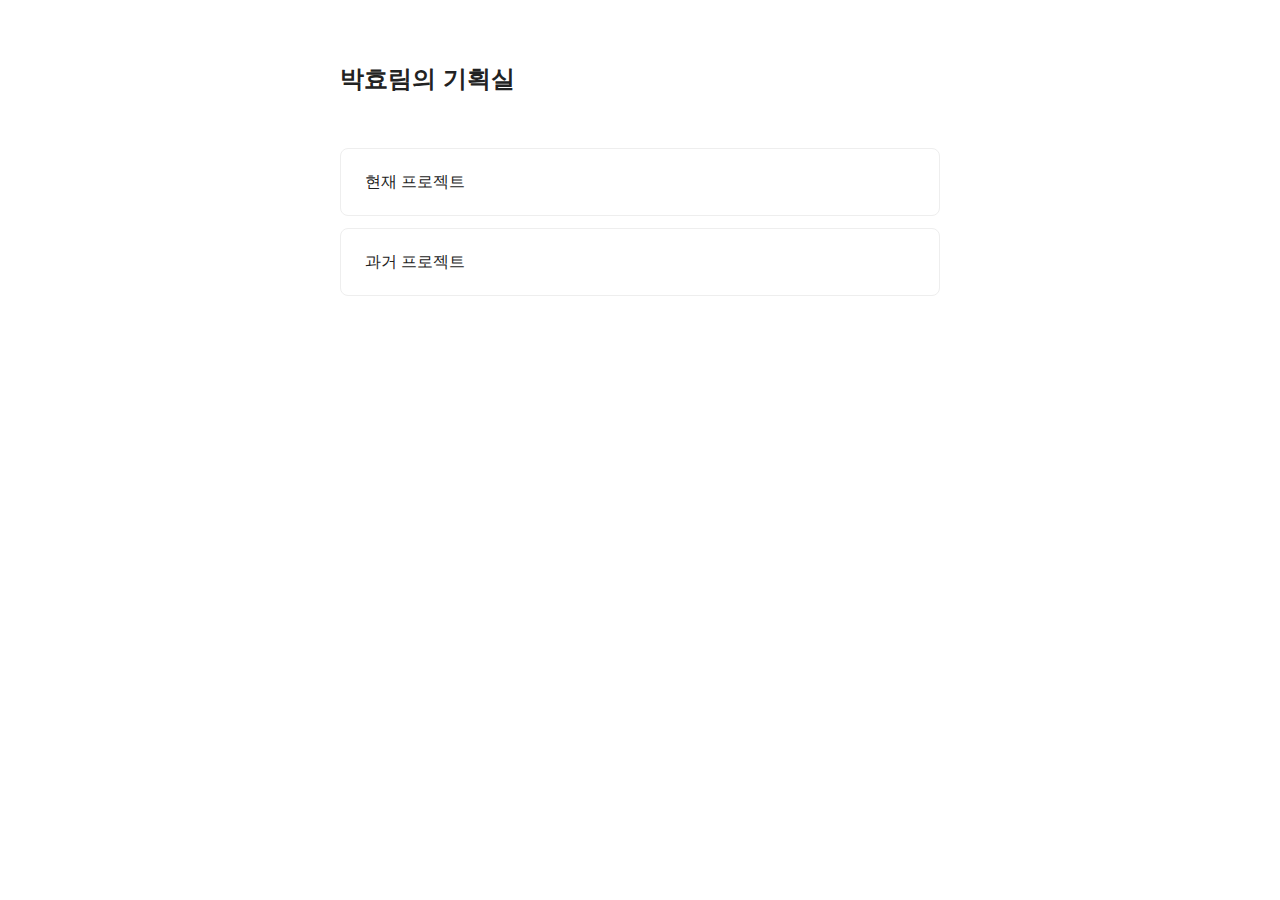
<file: index.html>
<!DOCTYPE html>
<html lang="ko">
<head>
  <meta charset="UTF-8">
  <meta name="viewport" content="width=device-width, initial-scale=1.0">
  <title>박효림의 기획실</title>
  <link rel="stylesheet" href="css/style.css">
</head>
<body>
  <div class="container">
    <header>
      <h1>박효림의 기획실</h1>
    </header>
    
    <nav>
      <a href="current.html">현재 프로젝트</a>
      <a href="archive.html">과거 프로젝트</a>
    </nav>
  </div>
</body>
</html>
</file>
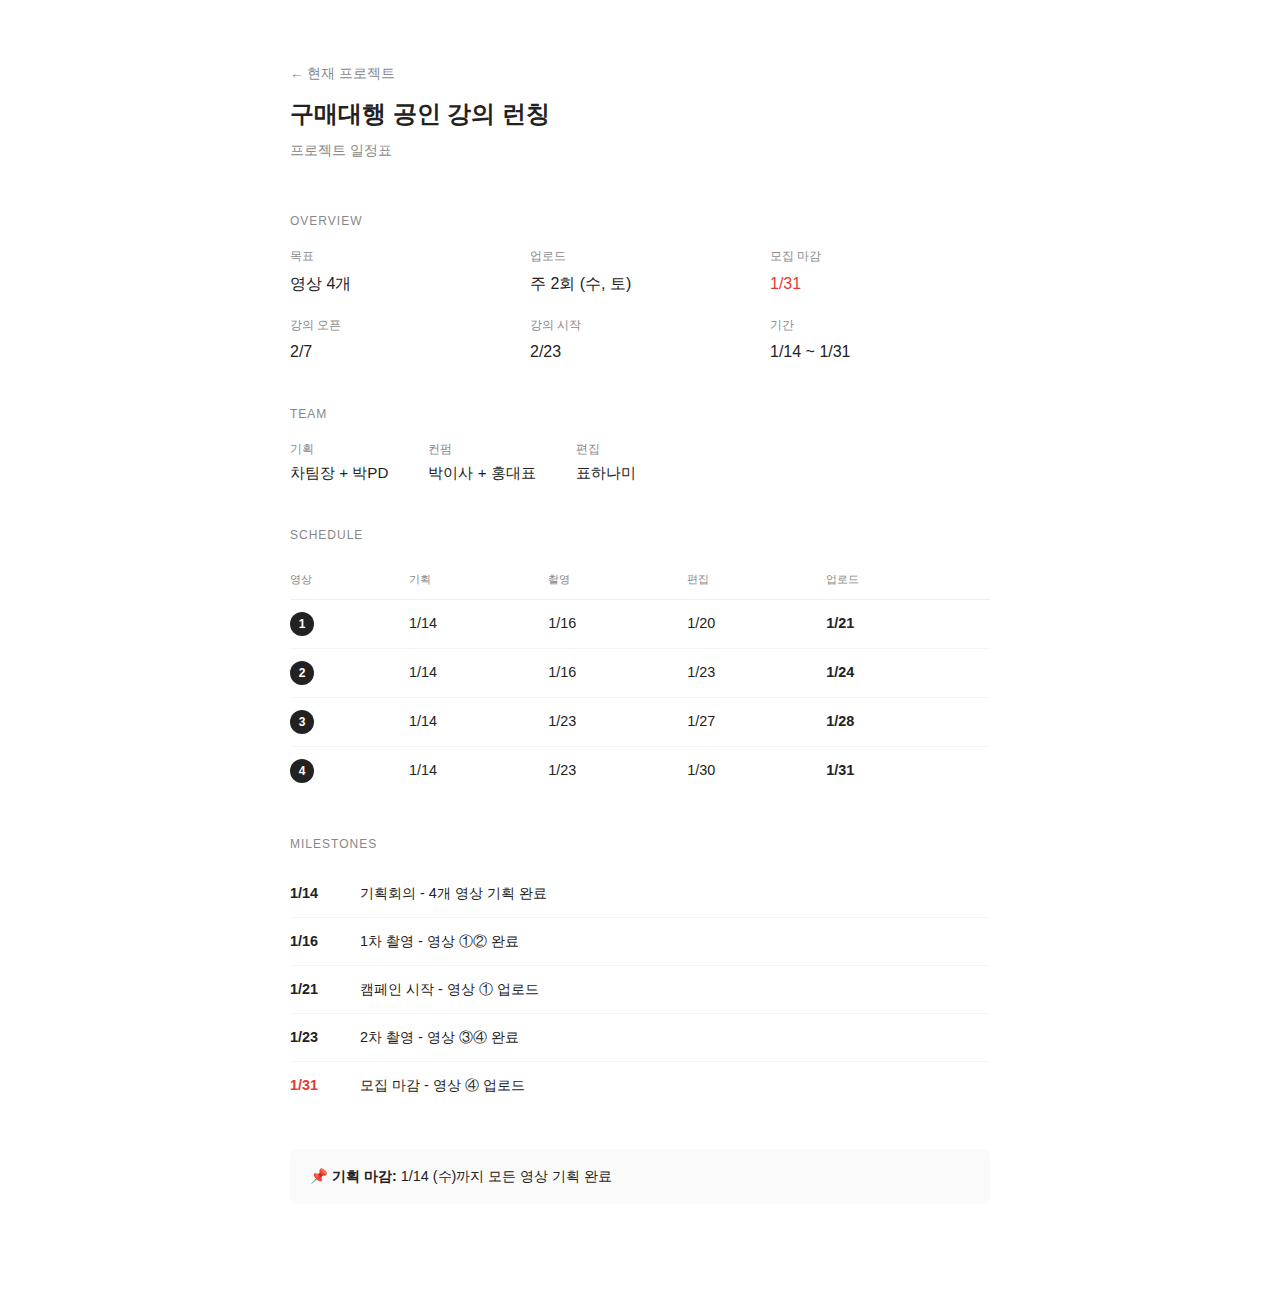
<file: youtube-purchasing/index.html>
<!DOCTYPE html>
<html lang="ko">
<head>
  <meta charset="UTF-8">
  <meta name="viewport" content="width=device-width, initial-scale=1.0">
  <title>구매대행 강의 런칭 | 박효림의 기획실</title>
  <link rel="stylesheet" href="../../css/style.css">
  <link rel="stylesheet" href="style.css">
</head>
<body>
  <div class="container">
    <header>
      <a href="../../current.html" class="back">← 현재 프로젝트</a>
      <h1>구매대행 공인 강의 런칭</h1>
      <p class="subtitle">프로젝트 일정표</p>
    </header>
    
    <section>
      <h2>Overview</h2>
      <div class="overview">
        <div class="overview-item">
          <span class="label">목표</span>
          <span class="value">영상 4개</span>
        </div>
        <div class="overview-item">
          <span class="label">업로드</span>
          <span class="value">주 2회 (수, 토)</span>
        </div>
        <div class="overview-item accent">
          <span class="label">모집 마감</span>
          <span class="value">1/31</span>
        </div>
        <div class="overview-item">
          <span class="label">강의 오픈</span>
          <span class="value">2/7</span>
        </div>
        <div class="overview-item">
          <span class="label">강의 시작</span>
          <span class="value">2/23</span>
        </div>
        <div class="overview-item">
          <span class="label">기간</span>
          <span class="value">1/14 ~ 1/31</span>
        </div>
      </div>
    </section>
    
    <section>
      <h2>Team</h2>
      <div class="team">
        <div class="team-item">
          <span class="role">기획</span>
          <span class="name">차팀장 + 박PD</span>
        </div>
        <div class="team-item">
          <span class="role">컨펌</span>
          <span class="name">박이사 + 홍대표</span>
        </div>
        <div class="team-item">
          <span class="role">편집</span>
          <span class="name">표하나미</span>
        </div>
      </div>
    </section>
    
    <section>
      <h2>Schedule</h2>
      <table>
        <thead>
          <tr>
            <th>영상</th>
            <th>기획</th>
            <th>촬영</th>
            <th>편집</th>
            <th>업로드</th>
          </tr>
        </thead>
        <tbody>
          <tr>
            <td><span class="num">1</span></td>
            <td>1/14</td>
            <td>1/16</td>
            <td>1/20</td>
            <td class="bold">1/21</td>
          </tr>
          <tr>
            <td><span class="num">2</span></td>
            <td>1/14</td>
            <td>1/16</td>
            <td>1/23</td>
            <td class="bold">1/24</td>
          </tr>
          <tr>
            <td><span class="num">3</span></td>
            <td>1/14</td>
            <td>1/23</td>
            <td>1/27</td>
            <td class="bold">1/28</td>
          </tr>
          <tr>
            <td><span class="num">4</span></td>
            <td>1/14</td>
            <td>1/23</td>
            <td>1/30</td>
            <td class="bold">1/31</td>
          </tr>
        </tbody>
      </table>
    </section>
    
    <section>
      <h2>Milestones</h2>
      <div class="milestones">
        <div class="milestone">
          <span class="date">1/14</span>
          <span class="text">기획회의 - 4개 영상 기획 완료</span>
        </div>
        <div class="milestone">
          <span class="date">1/16</span>
          <span class="text">1차 촬영 - 영상 ①② 완료</span>
        </div>
        <div class="milestone">
          <span class="date">1/21</span>
          <span class="text">캠페인 시작 - 영상 ① 업로드</span>
        </div>
        <div class="milestone">
          <span class="date">1/23</span>
          <span class="text">2차 촬영 - 영상 ③④ 완료</span>
        </div>
        <div class="milestone accent">
          <span class="date">1/31</span>
          <span class="text">모집 마감 - 영상 ④ 업로드</span>
        </div>
      </div>
    </section>
    
    <section>
      <div class="notice">
        📌 <strong>기획 마감:</strong> 1/14 (수)까지 모든 영상 기획 완료
      </div>
    </section>
  </div>
</body>
</html>
</file>
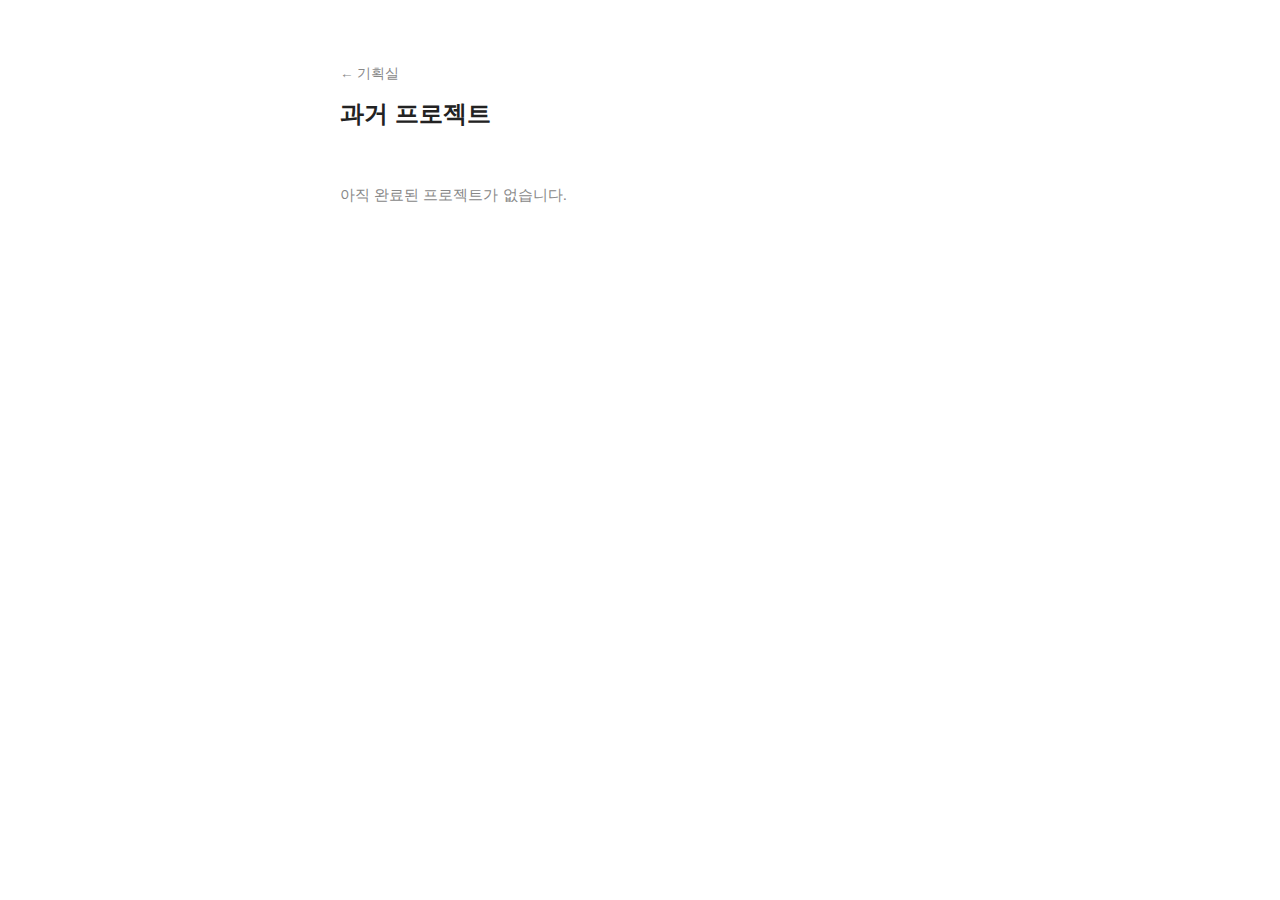
<file: archive.html>
<!DOCTYPE html>
<html lang="ko">
<head>
  <meta charset="UTF-8">
  <meta name="viewport" content="width=device-width, initial-scale=1.0">
  <title>과거 프로젝트 | 박효림의 기획실</title>
  <link rel="stylesheet" href="css/style.css">
</head>
<body>
  <div class="container">
    <header>
      <a href="index.html" class="back">← 기획실</a>
      <h1>과거 프로젝트</h1>
    </header>
    
    <p class="empty">아직 완료된 프로젝트가 없습니다.</p>
  </div>
</body>
</html>
</file>
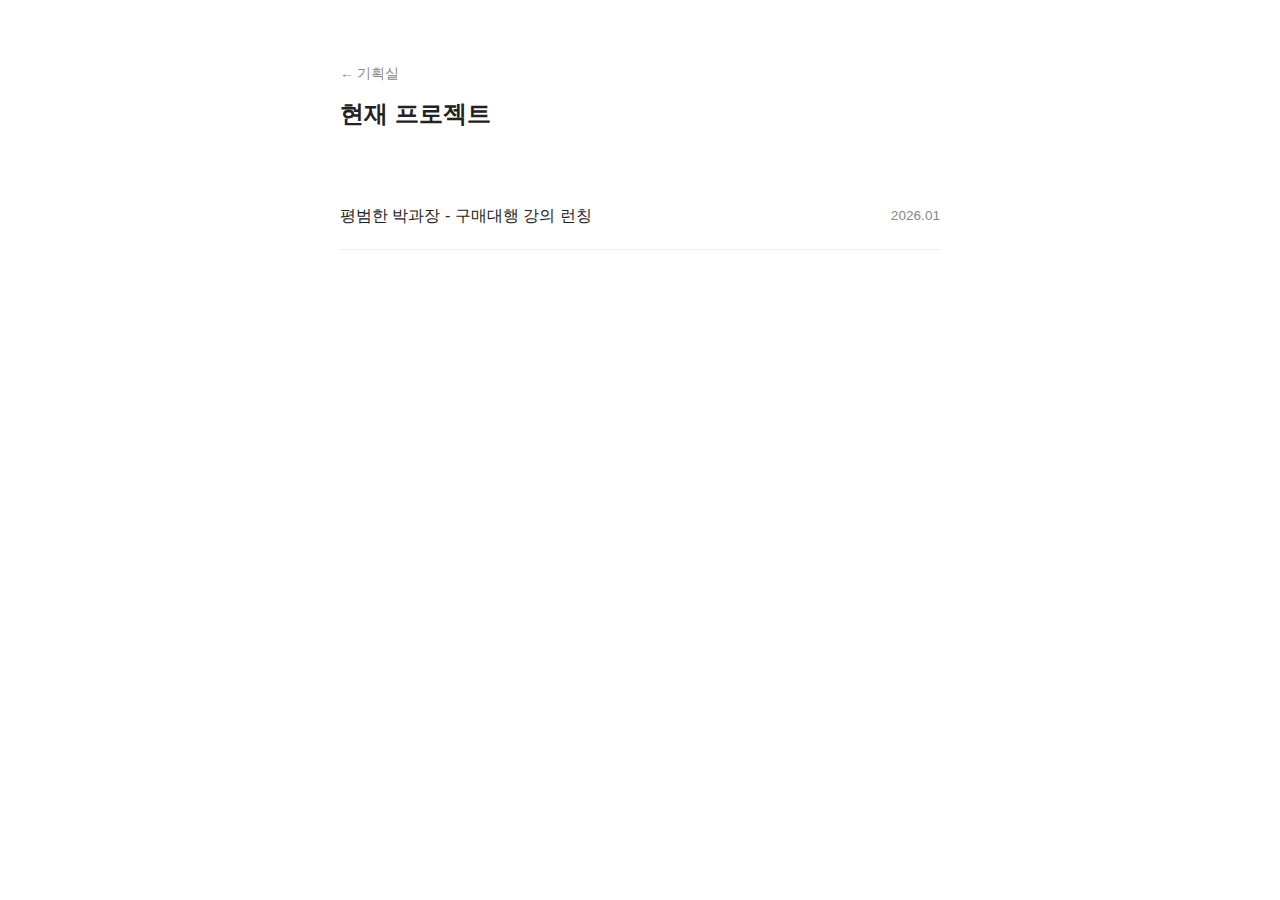
<file: current.html>
<!DOCTYPE html>
<html lang="ko">
<head>
  <meta charset="UTF-8">
  <meta name="viewport" content="width=device-width, initial-scale=1.0">
  <title>현재 프로젝트 | 박효림의 기획실</title>
  <link rel="stylesheet" href="css/style.css">
</head>
<body>
  <div class="container">
    <header>
      <a href="index.html" class="back">← 기획실</a>
      <h1>현재 프로젝트</h1>
    </header>
    
    <ul class="project-list">
      <li>
        <a href="projects/youtube-purchasing/index.html">
          <span class="title">평범한 박과장 - 구매대행 강의 런칭</span>
          <span class="date">2026.01</span>
        </a>
      </li>
    </ul>
  </div>
</body>
</html>
</file>
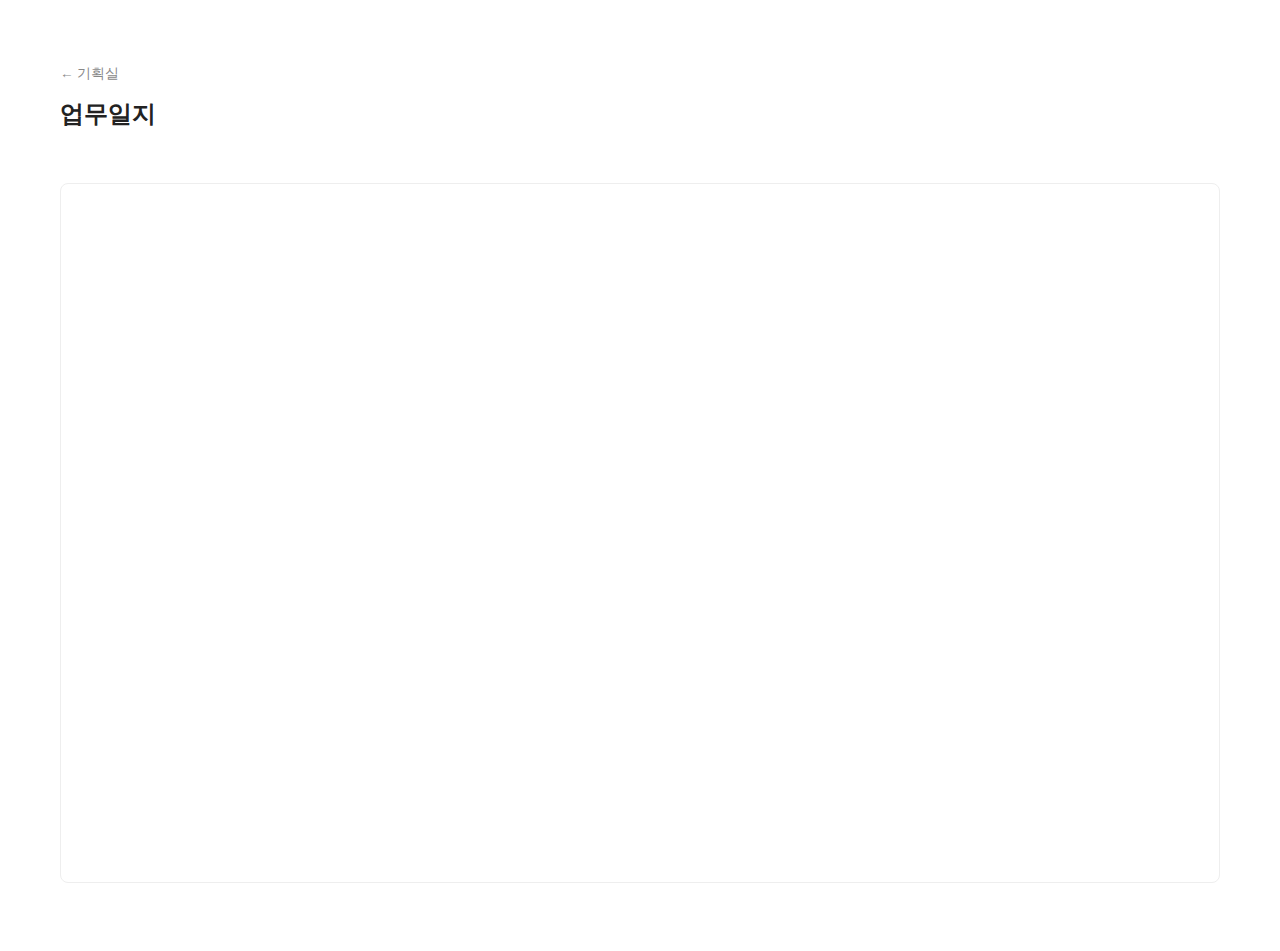
<file: worklog_new.html>
<!DOCTYPE html>
<html lang="ko">
<head>
  <meta charset="UTF-8">
  <meta name="viewport" content="width=device-width, initial-scale=1.0">
  <title>업무일지 | 박효림의 기획실</title>
  <link rel="stylesheet" href="css/style.css">
  <style>
    .notion-embed {
      width: 100%;
      height: calc(100vh - 200px);
      min-height: 600px;
      border: 1px solid #eee;
      border-radius: 8px;
    }
    
    .placeholder {
      display: flex;
      align-items: center;
      justify-content: center;
      height: calc(100vh - 200px);
      min-height: 600px;
      background: #fafafa;
      border: 1px dashed #ddd;
      border-radius: 8px;
      color: #888;
      font-size: 0.95rem;
    }
  </style>
</head>
<body>
  <div class="container" style="max-width: 1200px;">
    <header>
      <a href="index.html" class="back">← 기획실</a>
      <h1>업무일지</h1>
    </header>
    
    <!-- 노션 임베드 -->
    <iframe class="notion-embed" src="https://www.notion.so/e17abfbdd89a40d2a8b7a7067dc12726?v=9fb6dfe122884a04a3236a0faa5ff715" frameborder="0"></iframe>
  </div>
</body>
</html>
</file>
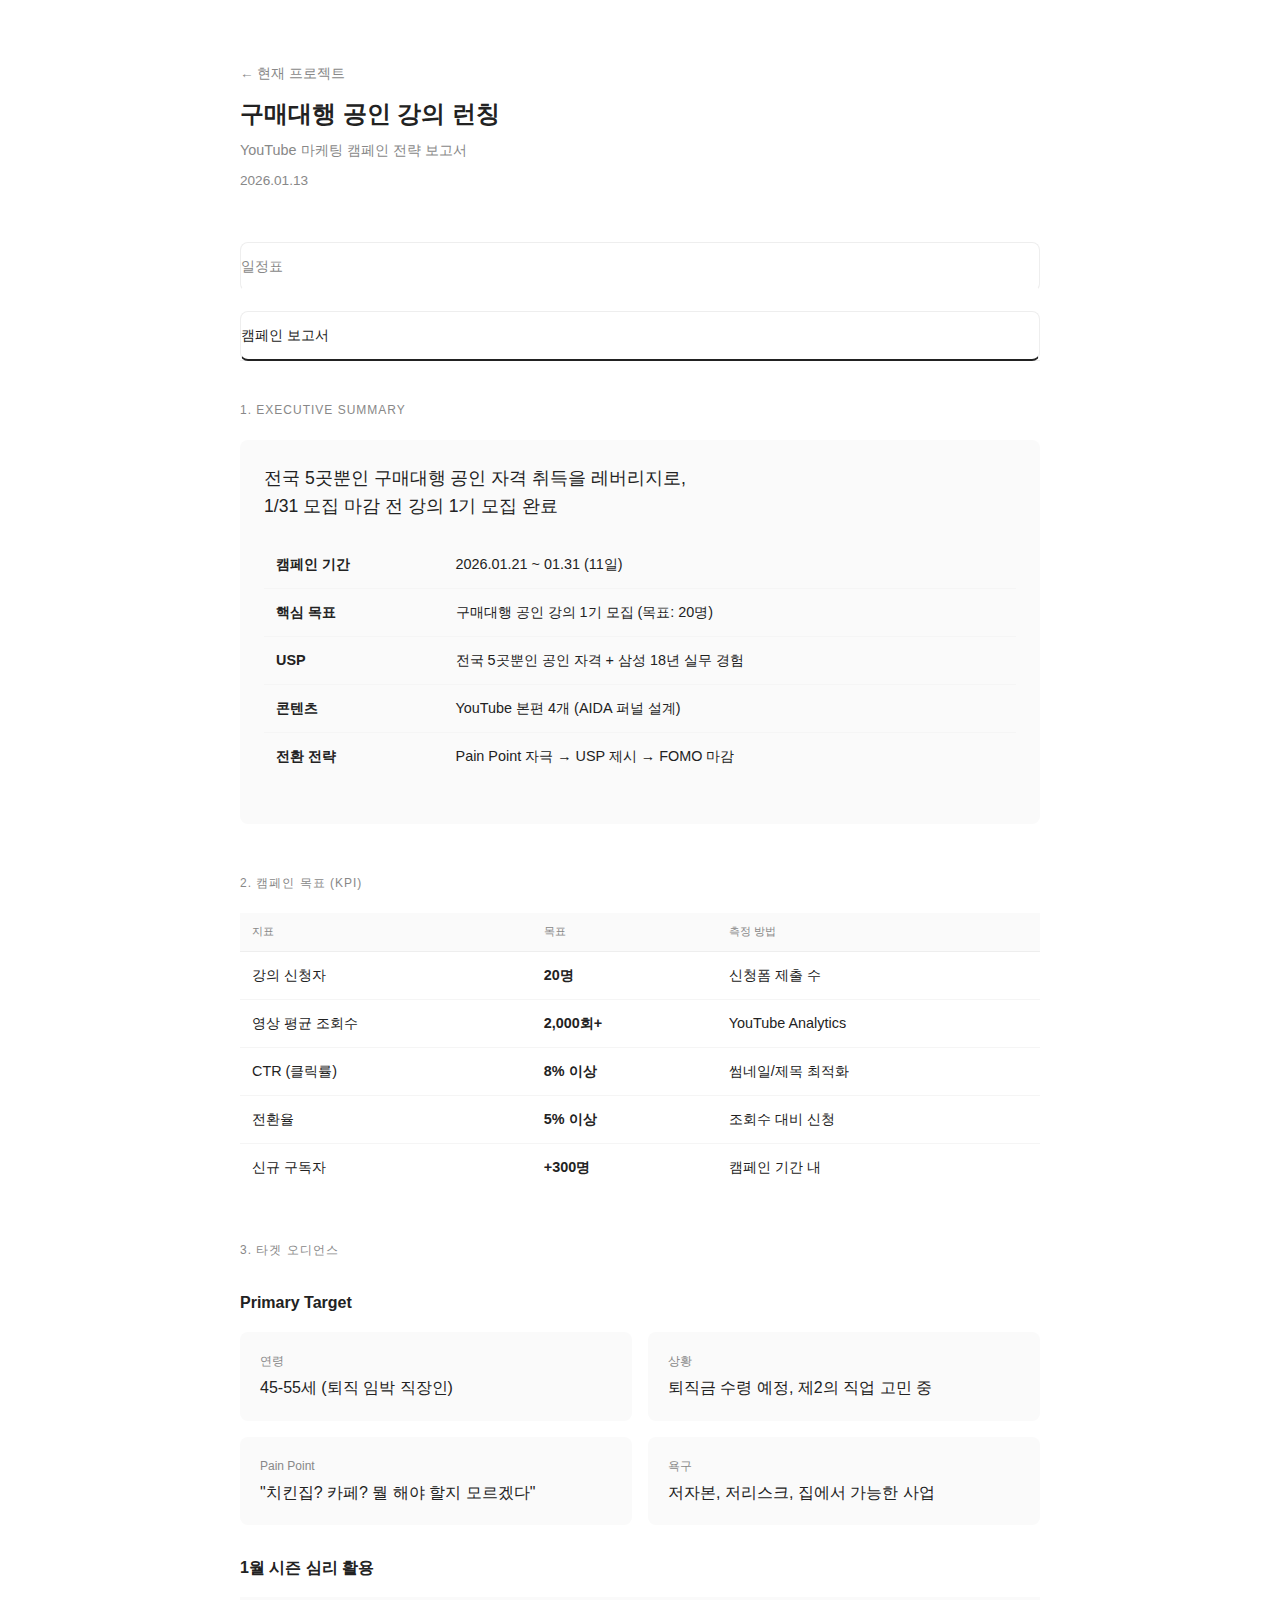
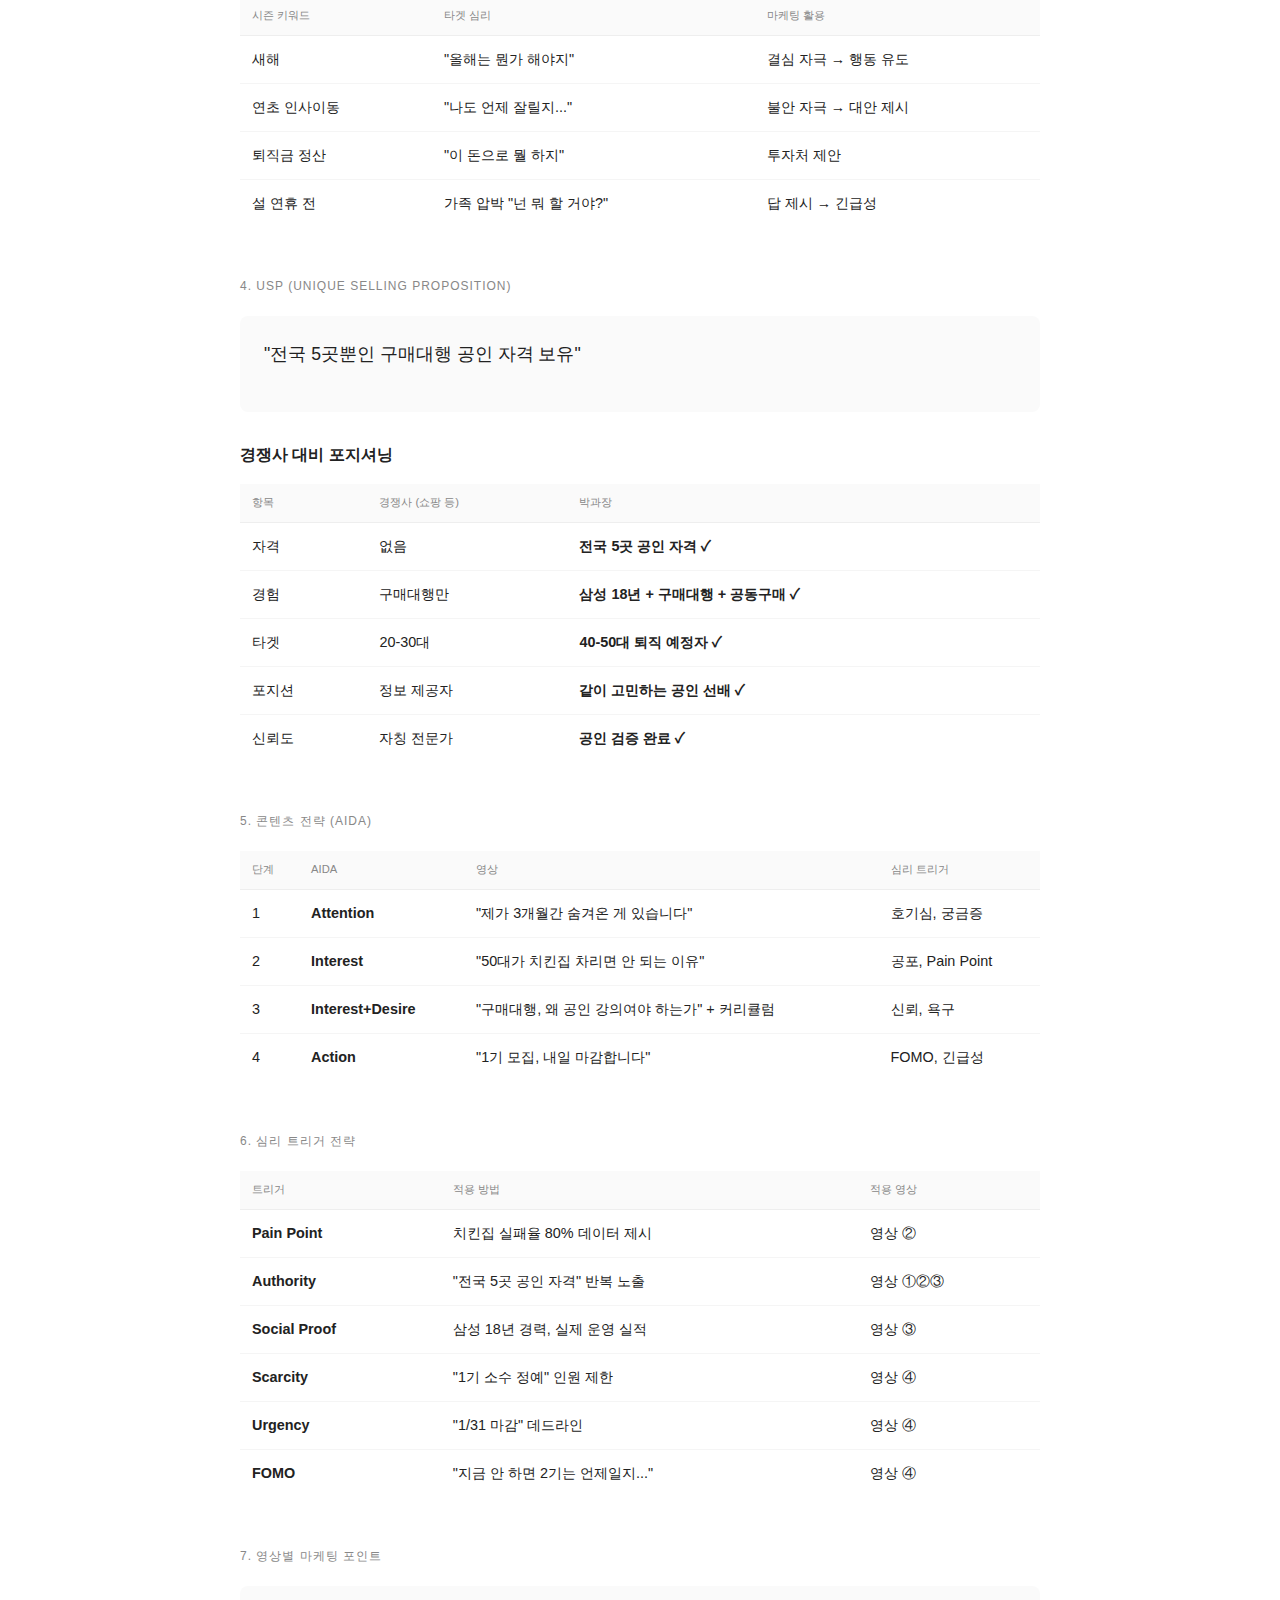
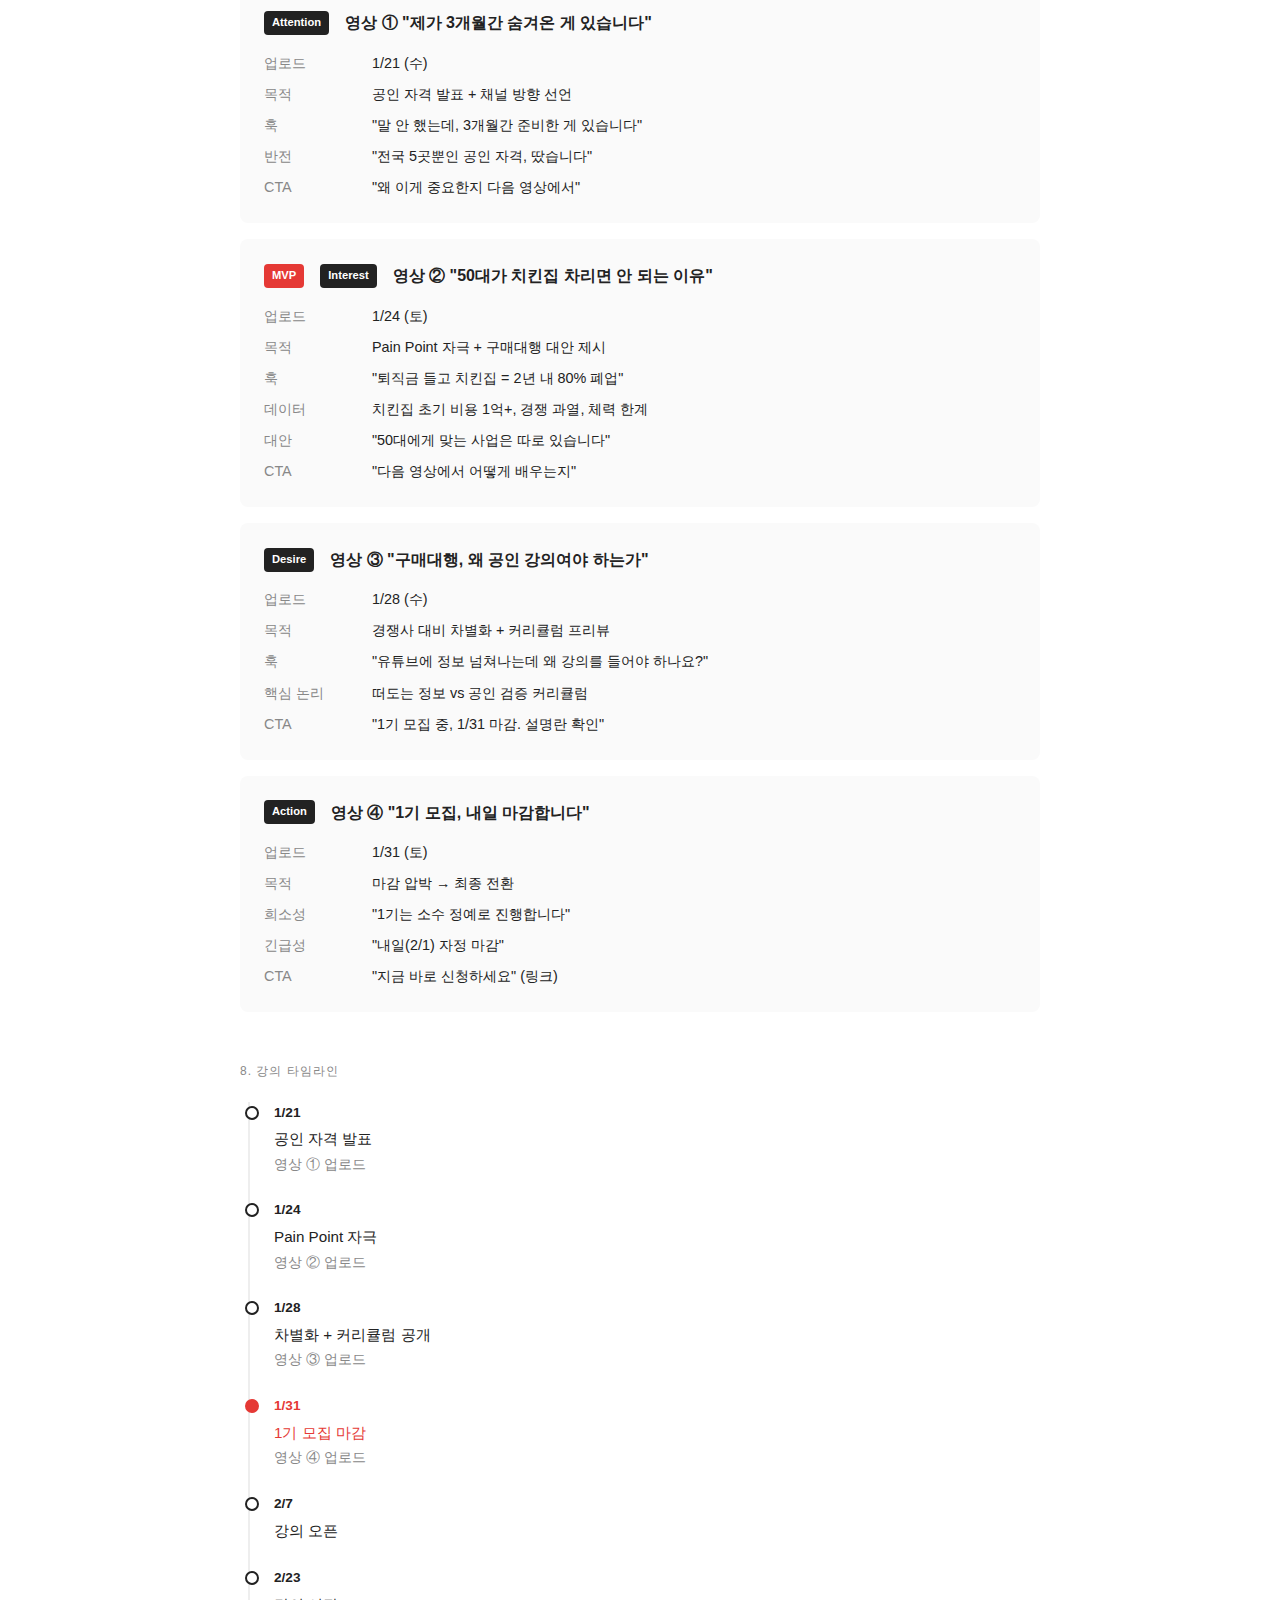
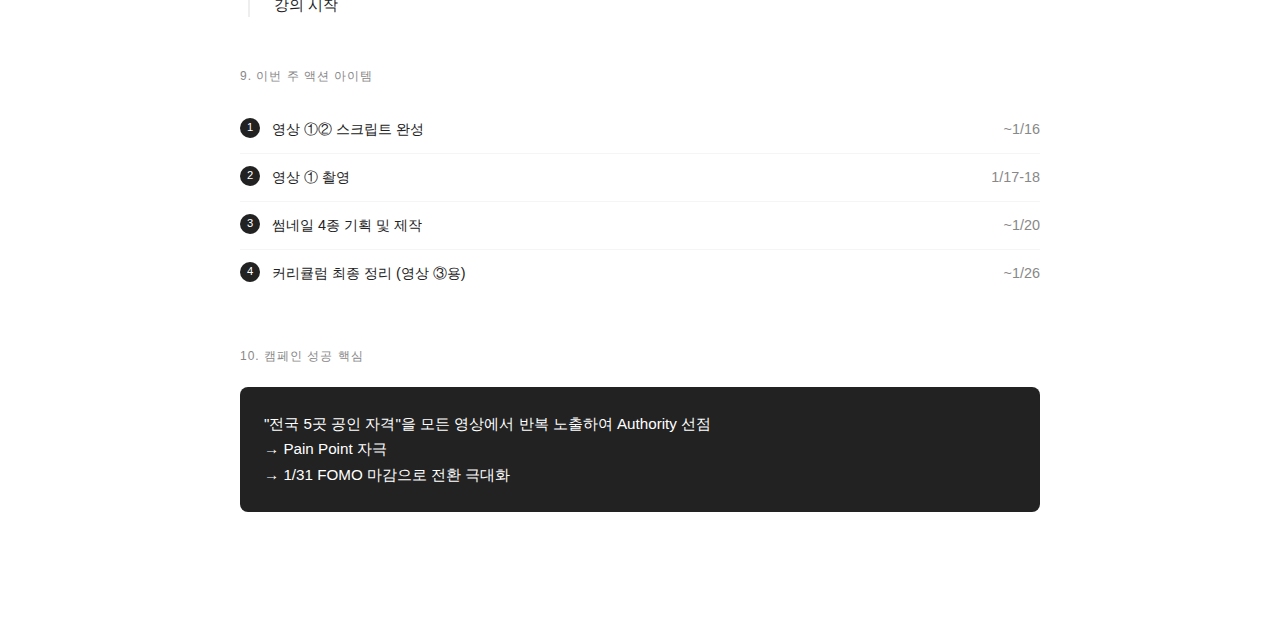
<file: projects/youtube-purchasing/report.html>
<!DOCTYPE html>
<html lang="ko">
<head>
  <meta charset="UTF-8">
  <meta name="viewport" content="width=device-width, initial-scale=1.0">
  <title>캠페인 보고서 | 박효림의 기획실</title>
  <link rel="stylesheet" href="../../css/style.css">
  <style>
    .container {
      max-width: 800px;
    }
    
    .subtitle {
      color: #888;
      font-size: 0.9rem;
      margin-top: 6px;
    }
    
    .meta {
      font-size: 0.85rem;
      color: #888;
      margin-top: 8px;
    }
    
    /* 프로젝트 내 네비게이션 */
    .project-nav {
      display: flex;
      gap: 20px;
      margin-bottom: 40px;
      border-bottom: 1px solid #eee;
    }
    
    .project-nav a {
      font-size: 0.9rem;
      color: #888;
      text-decoration: none;
      padding: 12px 0;
      border-bottom: 2px solid transparent;
      margin-bottom: -1px;
    }
    
    .project-nav a:hover {
      color: #222;
    }
    
    .project-nav a.active {
      color: #222;
      font-weight: 500;
      border-bottom-color: #222;
    }
    
    section {
      margin-bottom: 50px;
    }
    
    h2 {
      font-size: 0.75rem;
      font-weight: 500;
      color: #888;
      text-transform: uppercase;
      letter-spacing: 1px;
      margin-bottom: 20px;
    }
    
    h3 {
      font-size: 1rem;
      font-weight: 600;
      margin: 30px 0 16px;
    }
    
    /* 요약 박스 */
    .summary-box {
      background: #fafafa;
      padding: 24px;
      border-radius: 8px;
      margin-bottom: 20px;
    }
    
    .summary-box .highlight {
      font-size: 1.1rem;
      font-weight: 500;
      margin-bottom: 20px;
      line-height: 1.6;
    }
    
    /* 테이블 */
    table {
      width: 100%;
      border-collapse: collapse;
      font-size: 0.9rem;
      margin-bottom: 20px;
    }
    
    th {
      text-align: left;
      font-size: 0.7rem;
      font-weight: 500;
      color: #888;
      text-transform: uppercase;
      padding: 10px 12px;
      border-bottom: 1px solid #eee;
      background: #fafafa;
    }
    
    td {
      padding: 12px;
      border-bottom: 1px solid #f5f5f5;
      vertical-align: top;
    }
    
    tr:last-child td {
      border-bottom: none;
    }
    
    /* 강조 */
    .accent {
      color: #e53935;
    }
    
    .bold {
      font-weight: 600;
    }
    
    .tag {
      display: inline-block;
      background: #222;
      color: #fff;
      font-size: 0.7rem;
      padding: 3px 8px;
      border-radius: 4px;
      margin-right: 6px;
    }
    
    .tag.mvp {
      background: #e53935;
    }
    
    /* 카드 그리드 */
    .card-grid {
      display: grid;
      grid-template-columns: repeat(2, 1fr);
      gap: 16px;
    }
    
    .card {
      background: #fafafa;
      padding: 20px;
      border-radius: 8px;
    }
    
    .card .label {
      font-size: 0.75rem;
      color: #888;
      margin-bottom: 4px;
    }
    
    .card .value {
      font-size: 1rem;
      font-weight: 500;
    }
    
    /* 영상 카드 */
    .video-card {
      background: #fafafa;
      padding: 24px;
      border-radius: 8px;
      margin-bottom: 16px;
    }
    
    .video-card h4 {
      font-size: 1rem;
      font-weight: 600;
      margin-bottom: 16px;
      display: flex;
      align-items: center;
      gap: 10px;
    }
    
    .video-card .info-grid {
      display: grid;
      grid-template-columns: 100px 1fr;
      gap: 8px;
      font-size: 0.9rem;
    }
    
    .video-card .info-grid dt {
      color: #888;
    }
    
    .video-card .info-grid dd {
      margin: 0;
    }
    
    /* 타임라인 */
    .timeline {
      border-left: 2px solid #eee;
      padding-left: 24px;
      margin-left: 8px;
    }
    
    .timeline-item {
      position: relative;
      padding-bottom: 24px;
    }
    
    .timeline-item:last-child {
      padding-bottom: 0;
    }
    
    .timeline-item::before {
      content: '';
      position: absolute;
      left: -29px;
      top: 4px;
      width: 10px;
      height: 10px;
      background: #fff;
      border: 2px solid #222;
      border-radius: 50%;
    }
    
    .timeline-item.accent::before {
      border-color: #e53935;
      background: #e53935;
    }
    
    .timeline-item .date {
      font-size: 0.85rem;
      font-weight: 600;
      margin-bottom: 4px;
    }
    
    .timeline-item .title {
      font-size: 0.95rem;
    }
    
    .timeline-item .note {
      font-size: 0.85rem;
      color: #888;
      margin-top: 2px;
    }
    
    /* 액션 아이템 */
    .action-list {
      list-style: none;
    }
    
    .action-list li {
      display: flex;
      align-items: flex-start;
      gap: 12px;
      padding: 12px 0;
      border-bottom: 1px solid #f5f5f5;
      font-size: 0.9rem;
    }
    
    .action-list li:last-child {
      border-bottom: none;
    }
    
    .action-list .num {
      background: #222;
      color: #fff;
      width: 20px;
      height: 20px;
      border-radius: 50%;
      font-size: 0.7rem;
      display: flex;
      align-items: center;
      justify-content: center;
      flex-shrink: 0;
    }
    
    .action-list .deadline {
      color: #888;
      margin-left: auto;
      flex-shrink: 0;
    }
    
    /* 결론 박스 */
    .conclusion {
      background: #222;
      color: #fff;
      padding: 24px;
      border-radius: 8px;
      font-size: 0.95rem;
      line-height: 1.7;
    }
    
    @media (max-width: 768px) {
      .card-grid {
        grid-template-columns: 1fr;
      }
    }
  </style>
</head>
<body>
  <div class="container">
    <header>
      <a href="../../current.html" class="back">← 현재 프로젝트</a>
      <h1>구매대행 공인 강의 런칭</h1>
      <p class="subtitle">YouTube 마케팅 캠페인 전략 보고서</p>
      <p class="meta">2026.01.13</p>
    </header>
    
    <nav class="project-nav">
      <a href="index.html">일정표</a>
      <a href="report.html" class="active">캠페인 보고서</a>
    </nav>
    
    <!-- 1. Executive Summary -->
    <section>
      <h2>1. Executive Summary</h2>
      <div class="summary-box">
        <p class="highlight">전국 5곳뿐인 구매대행 공인 자격 취득을 레버리지로,<br>1/31 모집 마감 전 강의 1기 모집 완료</p>
        <table>
          <tr>
            <td class="bold">캠페인 기간</td>
            <td>2026.01.21 ~ 01.31 (11일)</td>
          </tr>
          <tr>
            <td class="bold">핵심 목표</td>
            <td>구매대행 공인 강의 1기 모집 (목표: 20명)</td>
          </tr>
          <tr>
            <td class="bold">USP</td>
            <td>전국 5곳뿐인 공인 자격 + 삼성 18년 실무 경험</td>
          </tr>
          <tr>
            <td class="bold">콘텐츠</td>
            <td>YouTube 본편 4개 (AIDA 퍼널 설계)</td>
          </tr>
          <tr>
            <td class="bold">전환 전략</td>
            <td>Pain Point 자극 → USP 제시 → FOMO 마감</td>
          </tr>
        </table>
      </div>
    </section>
    
    <!-- 2. KPI -->
    <section>
      <h2>2. 캠페인 목표 (KPI)</h2>
      <table>
        <thead>
          <tr>
            <th>지표</th>
            <th>목표</th>
            <th>측정 방법</th>
          </tr>
        </thead>
        <tbody>
          <tr>
            <td>강의 신청자</td>
            <td class="bold">20명</td>
            <td>신청폼 제출 수</td>
          </tr>
          <tr>
            <td>영상 평균 조회수</td>
            <td class="bold">2,000회+</td>
            <td>YouTube Analytics</td>
          </tr>
          <tr>
            <td>CTR (클릭률)</td>
            <td class="bold">8% 이상</td>
            <td>썸네일/제목 최적화</td>
          </tr>
          <tr>
            <td>전환율</td>
            <td class="bold">5% 이상</td>
            <td>조회수 대비 신청</td>
          </tr>
          <tr>
            <td>신규 구독자</td>
            <td class="bold">+300명</td>
            <td>캠페인 기간 내</td>
          </tr>
        </tbody>
      </table>
    </section>
    
    <!-- 3. 타겟 오디언스 -->
    <section>
      <h2>3. 타겟 오디언스</h2>
      <h3>Primary Target</h3>
      <div class="card-grid">
        <div class="card">
          <div class="label">연령</div>
          <div class="value">45-55세 (퇴직 임박 직장인)</div>
        </div>
        <div class="card">
          <div class="label">상황</div>
          <div class="value">퇴직금 수령 예정, 제2의 직업 고민 중</div>
        </div>
        <div class="card">
          <div class="label">Pain Point</div>
          <div class="value">"치킨집? 카페? 뭘 해야 할지 모르겠다"</div>
        </div>
        <div class="card">
          <div class="label">욕구</div>
          <div class="value">저자본, 저리스크, 집에서 가능한 사업</div>
        </div>
      </div>
      
      <h3>1월 시즌 심리 활용</h3>
      <table>
        <thead>
          <tr>
            <th>시즌 키워드</th>
            <th>타겟 심리</th>
            <th>마케팅 활용</th>
          </tr>
        </thead>
        <tbody>
          <tr>
            <td>새해</td>
            <td>"올해는 뭔가 해야지"</td>
            <td>결심 자극 → 행동 유도</td>
          </tr>
          <tr>
            <td>연초 인사이동</td>
            <td>"나도 언제 잘릴지..."</td>
            <td>불안 자극 → 대안 제시</td>
          </tr>
          <tr>
            <td>퇴직금 정산</td>
            <td>"이 돈으로 뭘 하지"</td>
            <td>투자처 제안</td>
          </tr>
          <tr>
            <td>설 연휴 전</td>
            <td>가족 압박 "넌 뭐 할 거야?"</td>
            <td>답 제시 → 긴급성</td>
          </tr>
        </tbody>
      </table>
    </section>
    
    <!-- 4. USP -->
    <section>
      <h2>4. USP (Unique Selling Proposition)</h2>
      <div class="summary-box">
        <p class="highlight">"전국 5곳뿐인 구매대행 공인 자격 보유"</p>
      </div>
      <h3>경쟁사 대비 포지셔닝</h3>
      <table>
        <thead>
          <tr>
            <th>항목</th>
            <th>경쟁사 (쇼팡 등)</th>
            <th>박과장</th>
          </tr>
        </thead>
        <tbody>
          <tr>
            <td>자격</td>
            <td>없음</td>
            <td class="bold">전국 5곳 공인 자격 ✓</td>
          </tr>
          <tr>
            <td>경험</td>
            <td>구매대행만</td>
            <td class="bold">삼성 18년 + 구매대행 + 공동구매 ✓</td>
          </tr>
          <tr>
            <td>타겟</td>
            <td>20-30대</td>
            <td class="bold">40-50대 퇴직 예정자 ✓</td>
          </tr>
          <tr>
            <td>포지션</td>
            <td>정보 제공자</td>
            <td class="bold">같이 고민하는 공인 선배 ✓</td>
          </tr>
          <tr>
            <td>신뢰도</td>
            <td>자칭 전문가</td>
            <td class="bold">공인 검증 완료 ✓</td>
          </tr>
        </tbody>
      </table>
    </section>
    
    <!-- 5. 콘텐츠 전략 -->
    <section>
      <h2>5. 콘텐츠 전략 (AIDA)</h2>
      <table>
        <thead>
          <tr>
            <th>단계</th>
            <th>AIDA</th>
            <th>영상</th>
            <th>심리 트리거</th>
          </tr>
        </thead>
        <tbody>
          <tr>
            <td>1</td>
            <td class="bold">Attention</td>
            <td>"제가 3개월간 숨겨온 게 있습니다"</td>
            <td>호기심, 궁금증</td>
          </tr>
          <tr>
            <td>2</td>
            <td class="bold">Interest</td>
            <td>"50대가 치킨집 차리면 안 되는 이유"</td>
            <td>공포, Pain Point</td>
          </tr>
          <tr>
            <td>3</td>
            <td class="bold">Interest+Desire</td>
            <td>"구매대행, 왜 공인 강의여야 하는가" + 커리큘럼</td>
            <td>신뢰, 욕구</td>
          </tr>
          <tr>
            <td>4</td>
            <td class="bold">Action</td>
            <td>"1기 모집, 내일 마감합니다"</td>
            <td>FOMO, 긴급성</td>
          </tr>
        </tbody>
      </table>
    </section>
    
    <!-- 6. 심리 트리거 -->
    <section>
      <h2>6. 심리 트리거 전략</h2>
      <table>
        <thead>
          <tr>
            <th>트리거</th>
            <th>적용 방법</th>
            <th>적용 영상</th>
          </tr>
        </thead>
        <tbody>
          <tr>
            <td class="bold">Pain Point</td>
            <td>치킨집 실패율 80% 데이터 제시</td>
            <td>영상 ②</td>
          </tr>
          <tr>
            <td class="bold">Authority</td>
            <td>"전국 5곳 공인 자격" 반복 노출</td>
            <td>영상 ①②③</td>
          </tr>
          <tr>
            <td class="bold">Social Proof</td>
            <td>삼성 18년 경력, 실제 운영 실적</td>
            <td>영상 ③</td>
          </tr>
          <tr>
            <td class="bold">Scarcity</td>
            <td>"1기 소수 정예" 인원 제한</td>
            <td>영상 ④</td>
          </tr>
          <tr>
            <td class="bold">Urgency</td>
            <td>"1/31 마감" 데드라인</td>
            <td>영상 ④</td>
          </tr>
          <tr>
            <td class="bold">FOMO</td>
            <td>"지금 안 하면 2기는 언제일지..."</td>
            <td>영상 ④</td>
          </tr>
        </tbody>
      </table>
    </section>
    
    <!-- 7. 영상별 마케팅 포인트 -->
    <section>
      <h2>7. 영상별 마케팅 포인트</h2>
      
      <div class="video-card">
        <h4><span class="tag">Attention</span> 영상 ① "제가 3개월간 숨겨온 게 있습니다"</h4>
        <dl class="info-grid">
          <dt>업로드</dt>
          <dd>1/21 (수)</dd>
          <dt>목적</dt>
          <dd>공인 자격 발표 + 채널 방향 선언</dd>
          <dt>훅</dt>
          <dd>"말 안 했는데, 3개월간 준비한 게 있습니다"</dd>
          <dt>반전</dt>
          <dd>"전국 5곳뿐인 공인 자격, 땄습니다"</dd>
          <dt>CTA</dt>
          <dd>"왜 이게 중요한지 다음 영상에서"</dd>
        </dl>
      </div>
      
      <div class="video-card">
        <h4><span class="tag mvp">MVP</span><span class="tag">Interest</span> 영상 ② "50대가 치킨집 차리면 안 되는 이유"</h4>
        <dl class="info-grid">
          <dt>업로드</dt>
          <dd>1/24 (토)</dd>
          <dt>목적</dt>
          <dd>Pain Point 자극 + 구매대행 대안 제시</dd>
          <dt>훅</dt>
          <dd>"퇴직금 들고 치킨집 = 2년 내 80% 폐업"</dd>
          <dt>데이터</dt>
          <dd>치킨집 초기 비용 1억+, 경쟁 과열, 체력 한계</dd>
          <dt>대안</dt>
          <dd>"50대에게 맞는 사업은 따로 있습니다"</dd>
          <dt>CTA</dt>
          <dd>"다음 영상에서 어떻게 배우는지"</dd>
        </dl>
      </div>
      
      <div class="video-card">
        <h4><span class="tag">Desire</span> 영상 ③ "구매대행, 왜 공인 강의여야 하는가"</h4>
        <dl class="info-grid">
          <dt>업로드</dt>
          <dd>1/28 (수)</dd>
          <dt>목적</dt>
          <dd>경쟁사 대비 차별화 + 커리큘럼 프리뷰</dd>
          <dt>훅</dt>
          <dd>"유튜브에 정보 넘쳐나는데 왜 강의를 들어야 하나요?"</dd>
          <dt>핵심 논리</dt>
          <dd>떠도는 정보 vs 공인 검증 커리큘럼</dd>
          <dt>CTA</dt>
          <dd>"1기 모집 중, 1/31 마감. 설명란 확인"</dd>
        </dl>
      </div>
      
      <div class="video-card">
        <h4><span class="tag">Action</span> 영상 ④ "1기 모집, 내일 마감합니다"</h4>
        <dl class="info-grid">
          <dt>업로드</dt>
          <dd>1/31 (토)</dd>
          <dt>목적</dt>
          <dd>마감 압박 → 최종 전환</dd>
          <dt>희소성</dt>
          <dd>"1기는 소수 정예로 진행합니다"</dd>
          <dt>긴급성</dt>
          <dd>"내일(2/1) 자정 마감"</dd>
          <dt>CTA</dt>
          <dd>"지금 바로 신청하세요" (링크)</dd>
        </dl>
      </div>
    </section>
    
    <!-- 8. 타임라인 -->
    <section>
      <h2>8. 강의 타임라인</h2>
      <div class="timeline">
        <div class="timeline-item">
          <div class="date">1/21</div>
          <div class="title">공인 자격 발표</div>
          <div class="note">영상 ① 업로드</div>
        </div>
        <div class="timeline-item">
          <div class="date">1/24</div>
          <div class="title">Pain Point 자극</div>
          <div class="note">영상 ② 업로드</div>
        </div>
        <div class="timeline-item">
          <div class="date">1/28</div>
          <div class="title">차별화 + 커리큘럼 공개</div>
          <div class="note">영상 ③ 업로드</div>
        </div>
        <div class="timeline-item accent">
          <div class="date">1/31</div>
          <div class="title">1기 모집 마감</div>
          <div class="note">영상 ④ 업로드</div>
        </div>
        <div class="timeline-item">
          <div class="date">2/7</div>
          <div class="title">강의 오픈</div>
        </div>
        <div class="timeline-item">
          <div class="date">2/23</div>
          <div class="title">강의 시작</div>
        </div>
      </div>
    </section>
    
    <!-- 9. 액션 아이템 -->
    <section>
      <h2>9. 이번 주 액션 아이템</h2>
      <ul class="action-list">
        <li>
          <span class="num">1</span>
          <span>영상 ①② 스크립트 완성</span>
          <span class="deadline">~1/16</span>
        </li>
        <li>
          <span class="num">2</span>
          <span>영상 ① 촬영</span>
          <span class="deadline">1/17-18</span>
        </li>
        <li>
          <span class="num">3</span>
          <span>썸네일 4종 기획 및 제작</span>
          <span class="deadline">~1/20</span>
        </li>
        <li>
          <span class="num">4</span>
          <span>커리큘럼 최종 정리 (영상 ③용)</span>
          <span class="deadline">~1/26</span>
        </li>
      </ul>
    </section>
    
    <!-- 10. 결론 -->
    <section>
      <h2>10. 캠페인 성공 핵심</h2>
      <div class="conclusion">
        "전국 5곳 공인 자격"을 모든 영상에서 반복 노출하여 Authority 선점<br>
        → Pain Point 자극<br>
        → 1/31 FOMO 마감으로 전환 극대화
      </div>
    </section>
  </div>
</body>
</html>
</file>
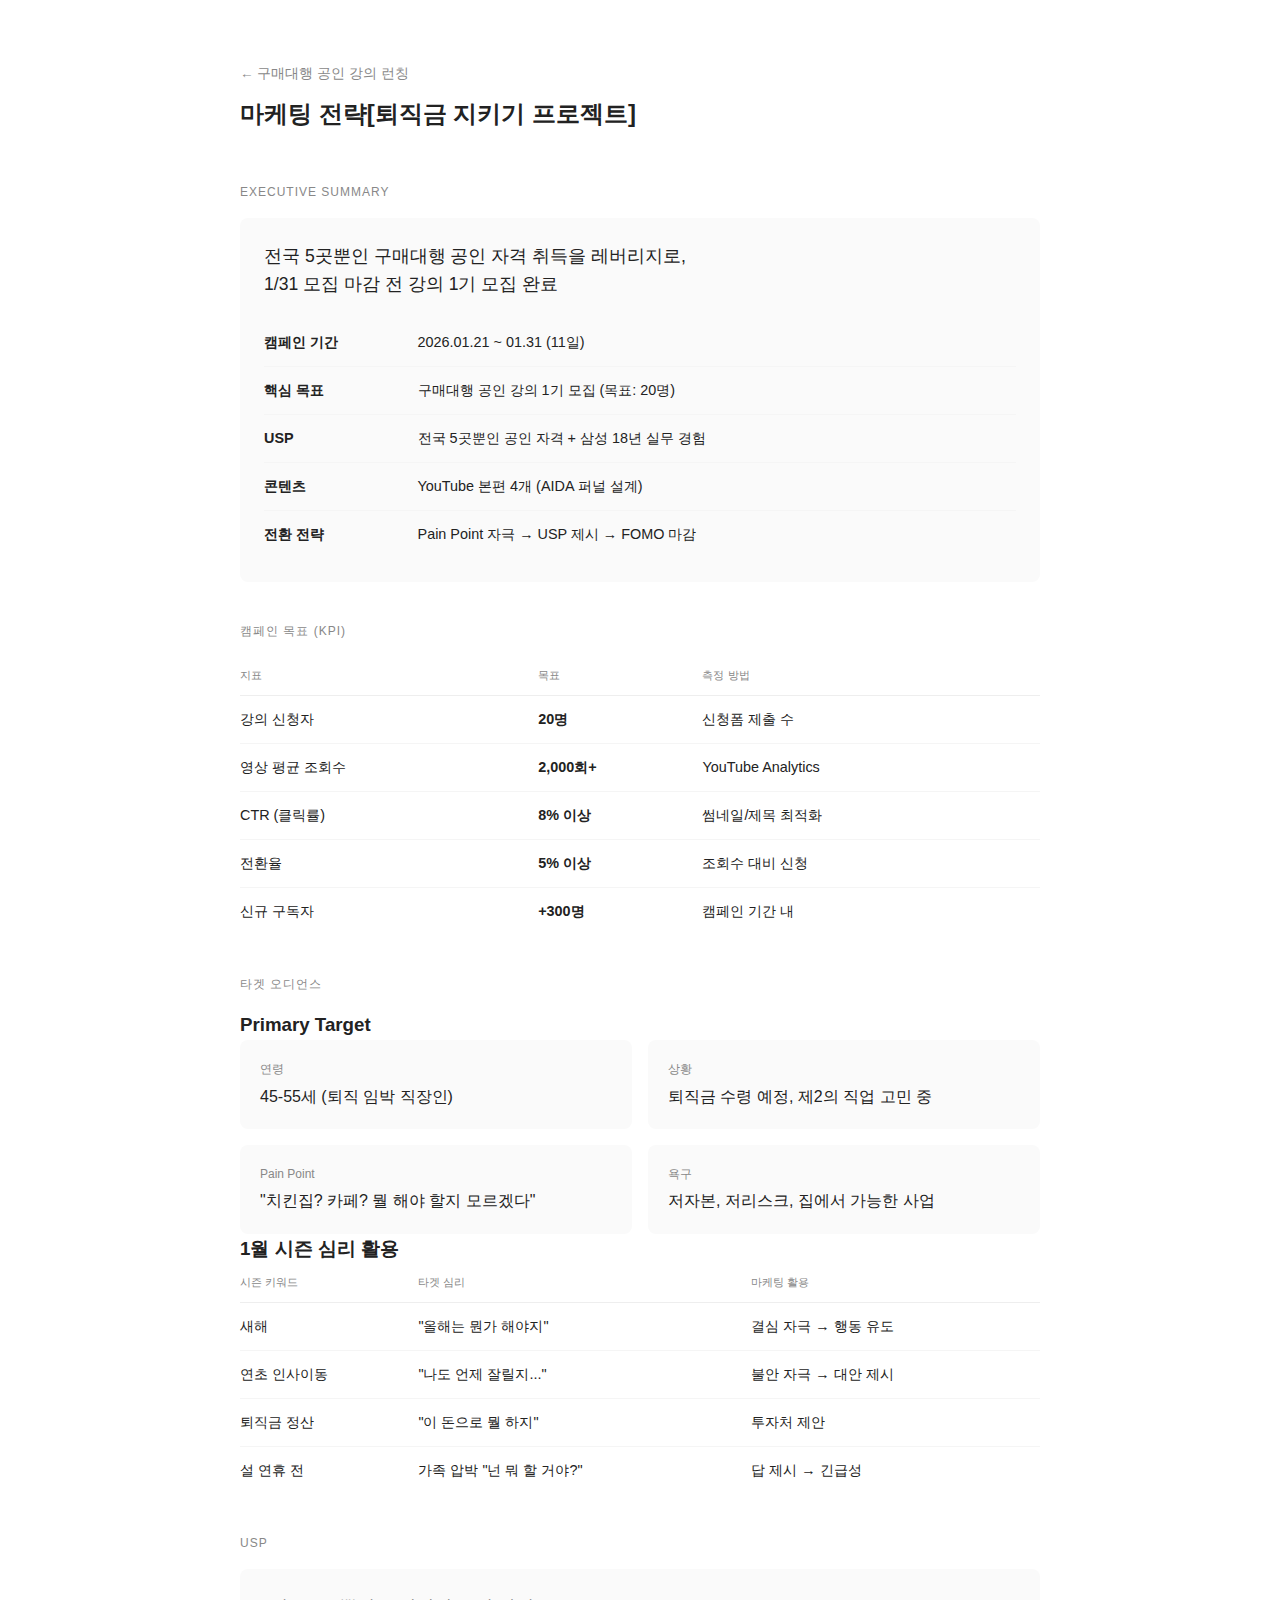
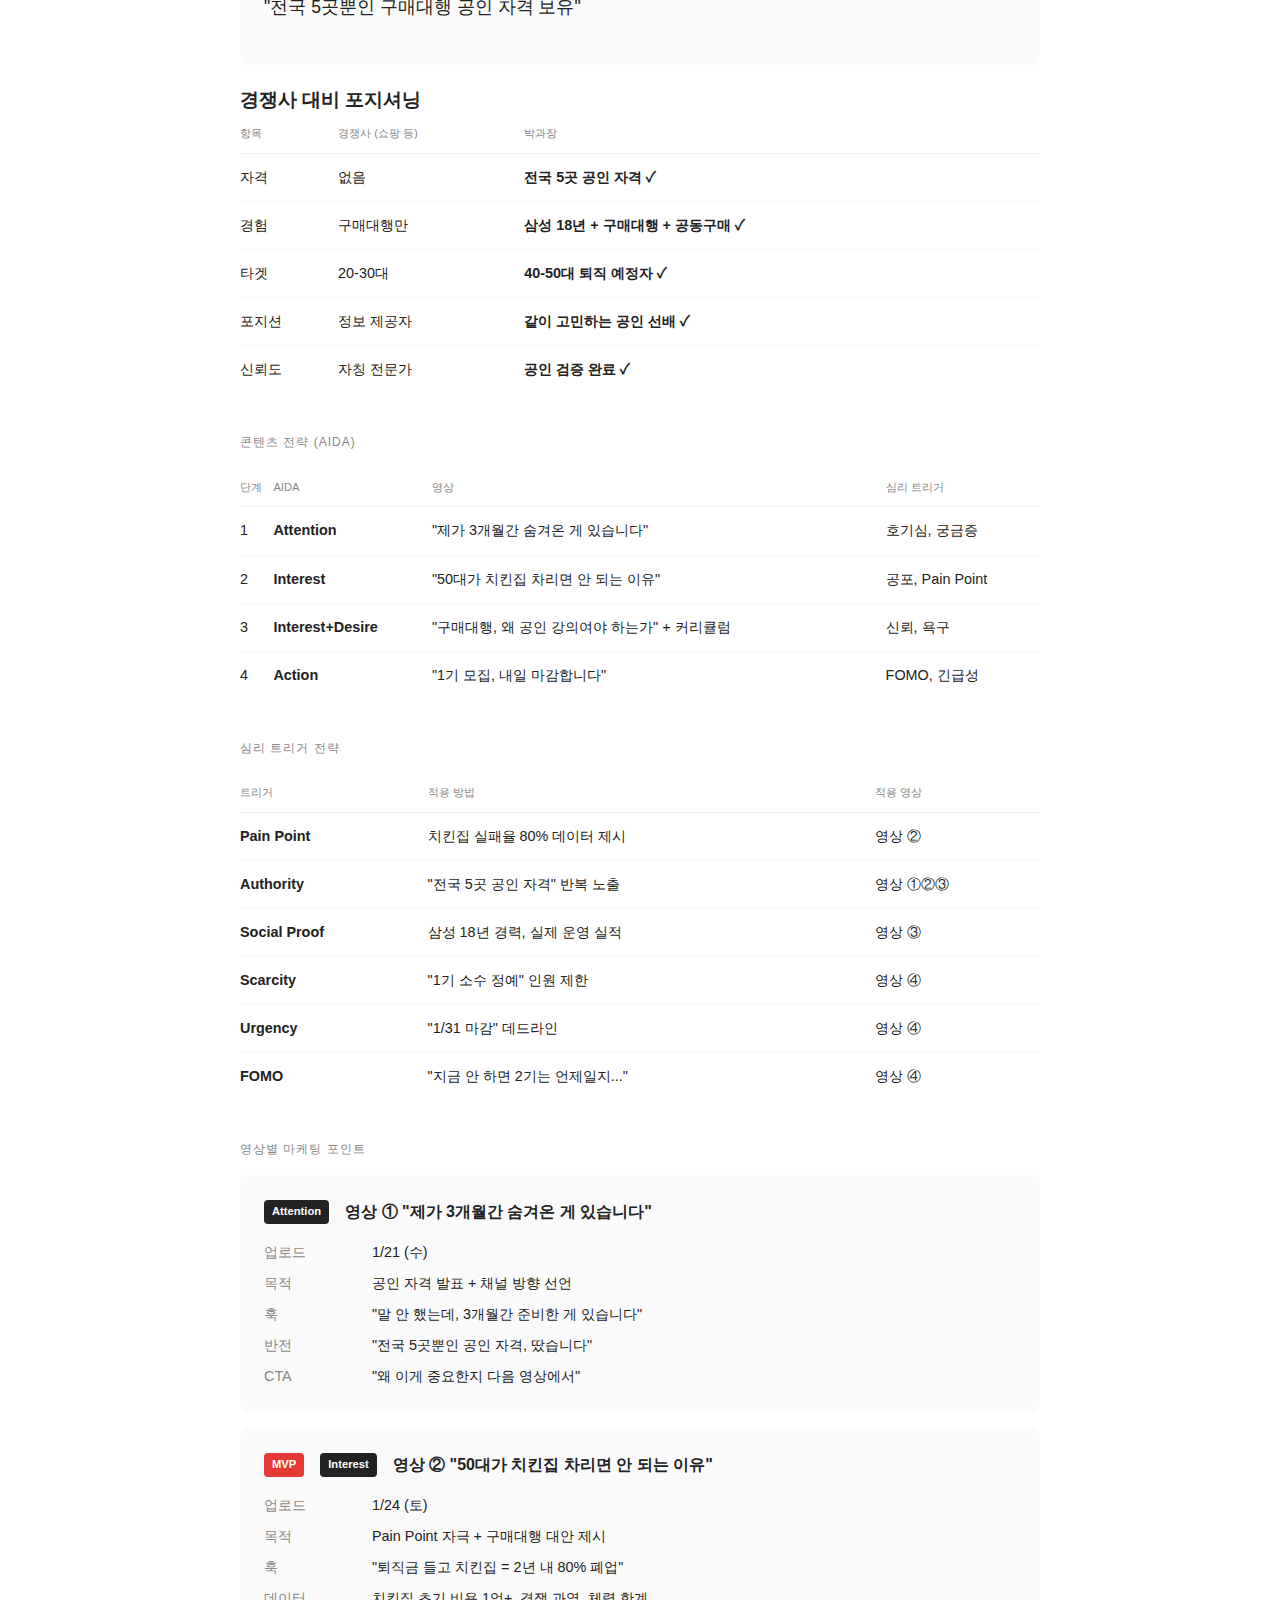
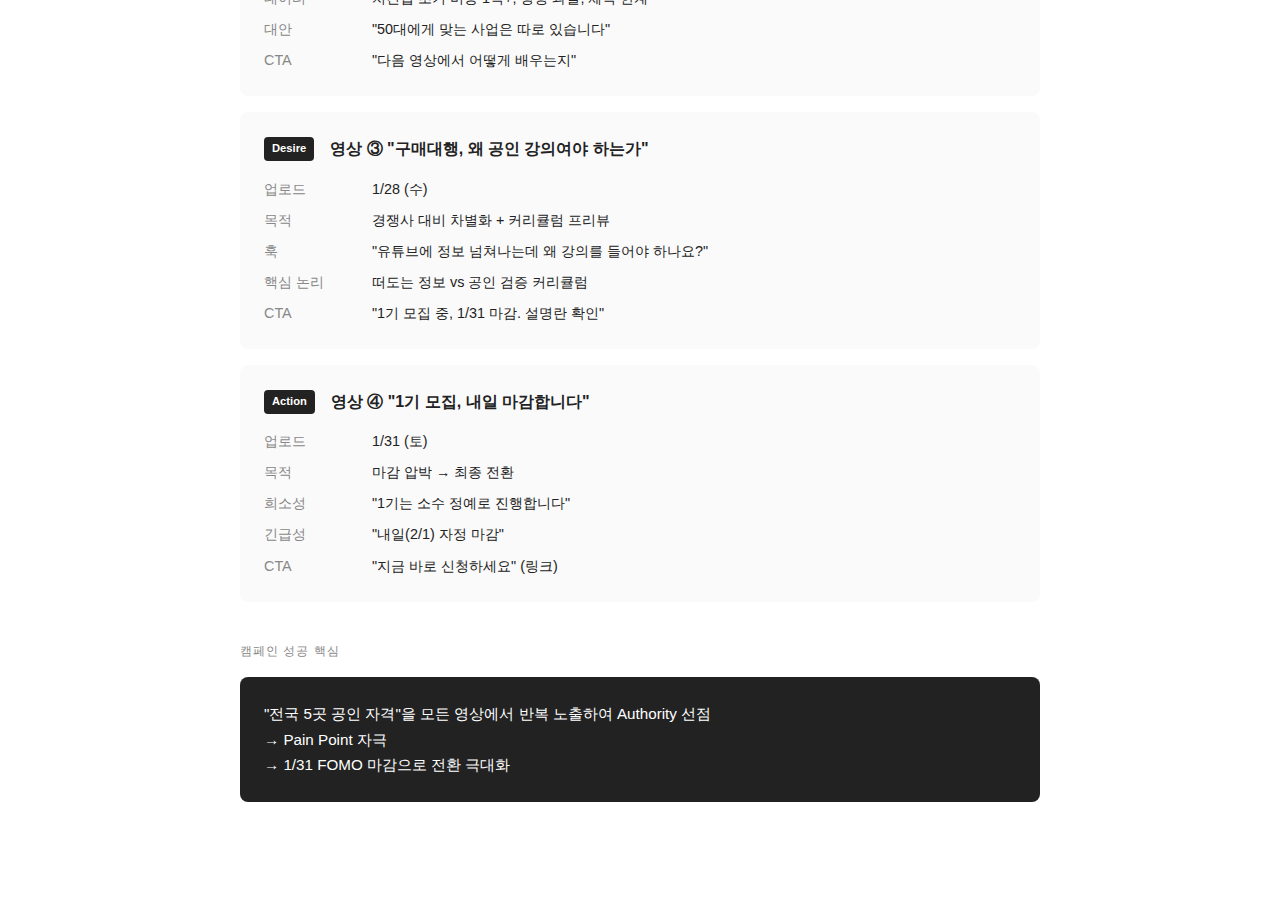
<file: projects/youtube-purchasing/strategy.html>
<!DOCTYPE html>
<html lang="ko">
<head>
  <meta charset="UTF-8">
  <meta name="viewport" content="width=device-width, initial-scale=1.0">
  <title>마케팅 전략 | 구매대행 공인 강의 런칭</title>
  <link rel="stylesheet" href="../../css/style.css">
  <link rel="stylesheet" href="style.css">
  <style>
    .container {
      max-width: 800px;
    }
    
    /* 요약 박스 */
    .summary-box {
      background: #fafafa;
      padding: 24px;
      border-radius: 8px;
      margin-bottom: 20px;
    }
    
    .summary-box .highlight {
      font-size: 1.1rem;
      font-weight: 500;
      margin-bottom: 20px;
      line-height: 1.6;
    }
    
    /* 카드 그리드 */
    .card-grid {
      display: grid;
      grid-template-columns: repeat(2, 1fr);
      gap: 16px;
    }
    
    .card {
      background: #fafafa;
      padding: 20px;
      border-radius: 8px;
    }
    
    .card .label {
      font-size: 0.75rem;
      color: #888;
      margin-bottom: 4px;
    }
    
    .card .value {
      font-size: 1rem;
      font-weight: 500;
    }
    
    /* 영상 카드 */
    .video-card {
      background: #fafafa;
      padding: 24px;
      border-radius: 8px;
      margin-bottom: 16px;
    }
    
    .video-card h4 {
      font-size: 1rem;
      font-weight: 600;
      margin-bottom: 16px;
      display: flex;
      align-items: center;
      gap: 10px;
    }
    
    .video-card .info-grid {
      display: grid;
      grid-template-columns: 100px 1fr;
      gap: 8px;
      font-size: 0.9rem;
    }
    
    .video-card .info-grid dt {
      color: #888;
    }
    
    .video-card .info-grid dd {
      margin: 0;
    }
    
    .tag {
      display: inline-block;
      background: #222;
      color: #fff;
      font-size: 0.7rem;
      padding: 3px 8px;
      border-radius: 4px;
      margin-right: 6px;
    }
    
    .tag.mvp {
      background: #e53935;
    }
    
    /* 결론 박스 */
    .conclusion {
      background: #222;
      color: #fff;
      padding: 24px;
      border-radius: 8px;
      font-size: 0.95rem;
      line-height: 1.7;
    }
    
    @media (max-width: 768px) {
      .card-grid {
        grid-template-columns: 1fr;
      }
    }
  </style>
</head>
<body>
  <div class="container">
    <header>
      <a href="index.html" class="back">← 구매대행 공인 강의 런칭</a>
      <h1>마케팅 전략[퇴직금 지키기 프로젝트]</h1>
    </header>
    
    <!-- 1. Executive Summary -->
    <section>
      <h2>Executive Summary</h2>
      <div class="summary-box">
        <p class="highlight">전국 5곳뿐인 구매대행 공인 자격 취득을 레버리지로,<br>1/31 모집 마감 전 강의 1기 모집 완료</p>
        <table>
          <tr>
            <td class="bold">캠페인 기간</td>
            <td>2026.01.21 ~ 01.31 (11일)</td>
          </tr>
          <tr>
            <td class="bold">핵심 목표</td>
            <td>구매대행 공인 강의 1기 모집 (목표: 20명)</td>
          </tr>
          <tr>
            <td class="bold">USP</td>
            <td>전국 5곳뿐인 공인 자격 + 삼성 18년 실무 경험</td>
          </tr>
          <tr>
            <td class="bold">콘텐츠</td>
            <td>YouTube 본편 4개 (AIDA 퍼널 설계)</td>
          </tr>
          <tr>
            <td class="bold">전환 전략</td>
            <td>Pain Point 자극 → USP 제시 → FOMO 마감</td>
          </tr>
        </table>
      </div>
    </section>
    
    <!-- 2. KPI -->
    <section>
      <h2>캠페인 목표 (KPI)</h2>
      <table>
        <thead>
          <tr>
            <th>지표</th>
            <th>목표</th>
            <th>측정 방법</th>
          </tr>
        </thead>
        <tbody>
          <tr>
            <td>강의 신청자</td>
            <td class="bold">20명</td>
            <td>신청폼 제출 수</td>
          </tr>
          <tr>
            <td>영상 평균 조회수</td>
            <td class="bold">2,000회+</td>
            <td>YouTube Analytics</td>
          </tr>
          <tr>
            <td>CTR (클릭률)</td>
            <td class="bold">8% 이상</td>
            <td>썸네일/제목 최적화</td>
          </tr>
          <tr>
            <td>전환율</td>
            <td class="bold">5% 이상</td>
            <td>조회수 대비 신청</td>
          </tr>
          <tr>
            <td>신규 구독자</td>
            <td class="bold">+300명</td>
            <td>캠페인 기간 내</td>
          </tr>
        </tbody>
      </table>
    </section>
    
    <!-- 3. 타겟 오디언스 -->
    <section>
      <h2>타겟 오디언스</h2>
      <h3>Primary Target</h3>
      <div class="card-grid">
        <div class="card">
          <div class="label">연령</div>
          <div class="value">45-55세 (퇴직 임박 직장인)</div>
        </div>
        <div class="card">
          <div class="label">상황</div>
          <div class="value">퇴직금 수령 예정, 제2의 직업 고민 중</div>
        </div>
        <div class="card">
          <div class="label">Pain Point</div>
          <div class="value">"치킨집? 카페? 뭘 해야 할지 모르겠다"</div>
        </div>
        <div class="card">
          <div class="label">욕구</div>
          <div class="value">저자본, 저리스크, 집에서 가능한 사업</div>
        </div>
      </div>
      
      <h3>1월 시즌 심리 활용</h3>
      <table>
        <thead>
          <tr>
            <th>시즌 키워드</th>
            <th>타겟 심리</th>
            <th>마케팅 활용</th>
          </tr>
        </thead>
        <tbody>
          <tr>
            <td>새해</td>
            <td>"올해는 뭔가 해야지"</td>
            <td>결심 자극 → 행동 유도</td>
          </tr>
          <tr>
            <td>연초 인사이동</td>
            <td>"나도 언제 잘릴지..."</td>
            <td>불안 자극 → 대안 제시</td>
          </tr>
          <tr>
            <td>퇴직금 정산</td>
            <td>"이 돈으로 뭘 하지"</td>
            <td>투자처 제안</td>
          </tr>
          <tr>
            <td>설 연휴 전</td>
            <td>가족 압박 "넌 뭐 할 거야?"</td>
            <td>답 제시 → 긴급성</td>
          </tr>
        </tbody>
      </table>
    </section>
    
    <!-- 4. USP -->
    <section>
      <h2>USP</h2>
      <div class="summary-box">
        <p class="highlight">"전국 5곳뿐인 구매대행 공인 자격 보유"</p>
      </div>
      <h3>경쟁사 대비 포지셔닝</h3>
      <table>
        <thead>
          <tr>
            <th>항목</th>
            <th>경쟁사 (쇼팡 등)</th>
            <th>박과장</th>
          </tr>
        </thead>
        <tbody>
          <tr>
            <td>자격</td>
            <td>없음</td>
            <td class="bold">전국 5곳 공인 자격 ✓</td>
          </tr>
          <tr>
            <td>경험</td>
            <td>구매대행만</td>
            <td class="bold">삼성 18년 + 구매대행 + 공동구매 ✓</td>
          </tr>
          <tr>
            <td>타겟</td>
            <td>20-30대</td>
            <td class="bold">40-50대 퇴직 예정자 ✓</td>
          </tr>
          <tr>
            <td>포지션</td>
            <td>정보 제공자</td>
            <td class="bold">같이 고민하는 공인 선배 ✓</td>
          </tr>
          <tr>
            <td>신뢰도</td>
            <td>자칭 전문가</td>
            <td class="bold">공인 검증 완료 ✓</td>
          </tr>
        </tbody>
      </table>
    </section>
    
    <!-- 5. 콘텐츠 전략 -->
    <section>
      <h2>콘텐츠 전략 (AIDA)</h2>
      <table>
        <thead>
          <tr>
            <th>단계</th>
            <th>AIDA</th>
            <th>영상</th>
            <th>심리 트리거</th>
          </tr>
        </thead>
        <tbody>
          <tr>
            <td>1</td>
            <td class="bold">Attention</td>
            <td>"제가 3개월간 숨겨온 게 있습니다"</td>
            <td>호기심, 궁금증</td>
          </tr>
          <tr>
            <td>2</td>
            <td class="bold">Interest</td>
            <td>"50대가 치킨집 차리면 안 되는 이유"</td>
            <td>공포, Pain Point</td>
          </tr>
          <tr>
            <td>3</td>
            <td class="bold">Interest+Desire</td>
            <td>"구매대행, 왜 공인 강의여야 하는가" + 커리큘럼</td>
            <td>신뢰, 욕구</td>
          </tr>
          <tr>
            <td>4</td>
            <td class="bold">Action</td>
            <td>"1기 모집, 내일 마감합니다"</td>
            <td>FOMO, 긴급성</td>
          </tr>
        </tbody>
      </table>
    </section>
    
    <!-- 6. 심리 트리거 -->
    <section>
      <h2>심리 트리거 전략</h2>
      <table>
        <thead>
          <tr>
            <th>트리거</th>
            <th>적용 방법</th>
            <th>적용 영상</th>
          </tr>
        </thead>
        <tbody>
          <tr>
            <td class="bold">Pain Point</td>
            <td>치킨집 실패율 80% 데이터 제시</td>
            <td>영상 ②</td>
          </tr>
          <tr>
            <td class="bold">Authority</td>
            <td>"전국 5곳 공인 자격" 반복 노출</td>
            <td>영상 ①②③</td>
          </tr>
          <tr>
            <td class="bold">Social Proof</td>
            <td>삼성 18년 경력, 실제 운영 실적</td>
            <td>영상 ③</td>
          </tr>
          <tr>
            <td class="bold">Scarcity</td>
            <td>"1기 소수 정예" 인원 제한</td>
            <td>영상 ④</td>
          </tr>
          <tr>
            <td class="bold">Urgency</td>
            <td>"1/31 마감" 데드라인</td>
            <td>영상 ④</td>
          </tr>
          <tr>
            <td class="bold">FOMO</td>
            <td>"지금 안 하면 2기는 언제일지..."</td>
            <td>영상 ④</td>
          </tr>
        </tbody>
      </table>
    </section>
    
    <!-- 7. 영상별 마케팅 포인트 -->
    <section>
      <h2>영상별 마케팅 포인트</h2>
      
      <div class="video-card">
        <h4><span class="tag">Attention</span> 영상 ① "제가 3개월간 숨겨온 게 있습니다"</h4>
        <dl class="info-grid">
          <dt>업로드</dt>
          <dd>1/21 (수)</dd>
          <dt>목적</dt>
          <dd>공인 자격 발표 + 채널 방향 선언</dd>
          <dt>훅</dt>
          <dd>"말 안 했는데, 3개월간 준비한 게 있습니다"</dd>
          <dt>반전</dt>
          <dd>"전국 5곳뿐인 공인 자격, 땄습니다"</dd>
          <dt>CTA</dt>
          <dd>"왜 이게 중요한지 다음 영상에서"</dd>
        </dl>
      </div>
      
      <div class="video-card">
        <h4><span class="tag mvp">MVP</span><span class="tag">Interest</span> 영상 ② "50대가 치킨집 차리면 안 되는 이유"</h4>
        <dl class="info-grid">
          <dt>업로드</dt>
          <dd>1/24 (토)</dd>
          <dt>목적</dt>
          <dd>Pain Point 자극 + 구매대행 대안 제시</dd>
          <dt>훅</dt>
          <dd>"퇴직금 들고 치킨집 = 2년 내 80% 폐업"</dd>
          <dt>데이터</dt>
          <dd>치킨집 초기 비용 1억+, 경쟁 과열, 체력 한계</dd>
          <dt>대안</dt>
          <dd>"50대에게 맞는 사업은 따로 있습니다"</dd>
          <dt>CTA</dt>
          <dd>"다음 영상에서 어떻게 배우는지"</dd>
        </dl>
      </div>
      
      <div class="video-card">
        <h4><span class="tag">Desire</span> 영상 ③ "구매대행, 왜 공인 강의여야 하는가"</h4>
        <dl class="info-grid">
          <dt>업로드</dt>
          <dd>1/28 (수)</dd>
          <dt>목적</dt>
          <dd>경쟁사 대비 차별화 + 커리큘럼 프리뷰</dd>
          <dt>훅</dt>
          <dd>"유튜브에 정보 넘쳐나는데 왜 강의를 들어야 하나요?"</dd>
          <dt>핵심 논리</dt>
          <dd>떠도는 정보 vs 공인 검증 커리큘럼</dd>
          <dt>CTA</dt>
          <dd>"1기 모집 중, 1/31 마감. 설명란 확인"</dd>
        </dl>
      </div>
      
      <div class="video-card">
        <h4><span class="tag">Action</span> 영상 ④ "1기 모집, 내일 마감합니다"</h4>
        <dl class="info-grid">
          <dt>업로드</dt>
          <dd>1/31 (토)</dd>
          <dt>목적</dt>
          <dd>마감 압박 → 최종 전환</dd>
          <dt>희소성</dt>
          <dd>"1기는 소수 정예로 진행합니다"</dd>
          <dt>긴급성</dt>
          <dd>"내일(2/1) 자정 마감"</dd>
          <dt>CTA</dt>
          <dd>"지금 바로 신청하세요" (링크)</dd>
        </dl>
      </div>
    </section>
    
    <!-- 8. 결론 -->
    <section>
      <h2>캠페인 성공 핵심</h2>
      <div class="conclusion">
        "전국 5곳 공인 자격"을 모든 영상에서 반복 노출하여 Authority 선점<br>
        → Pain Point 자극<br>
        → 1/31 FOMO 마감으로 전환 극대화
      </div>
    </section>
  </div>
</body>
</html>
</file>
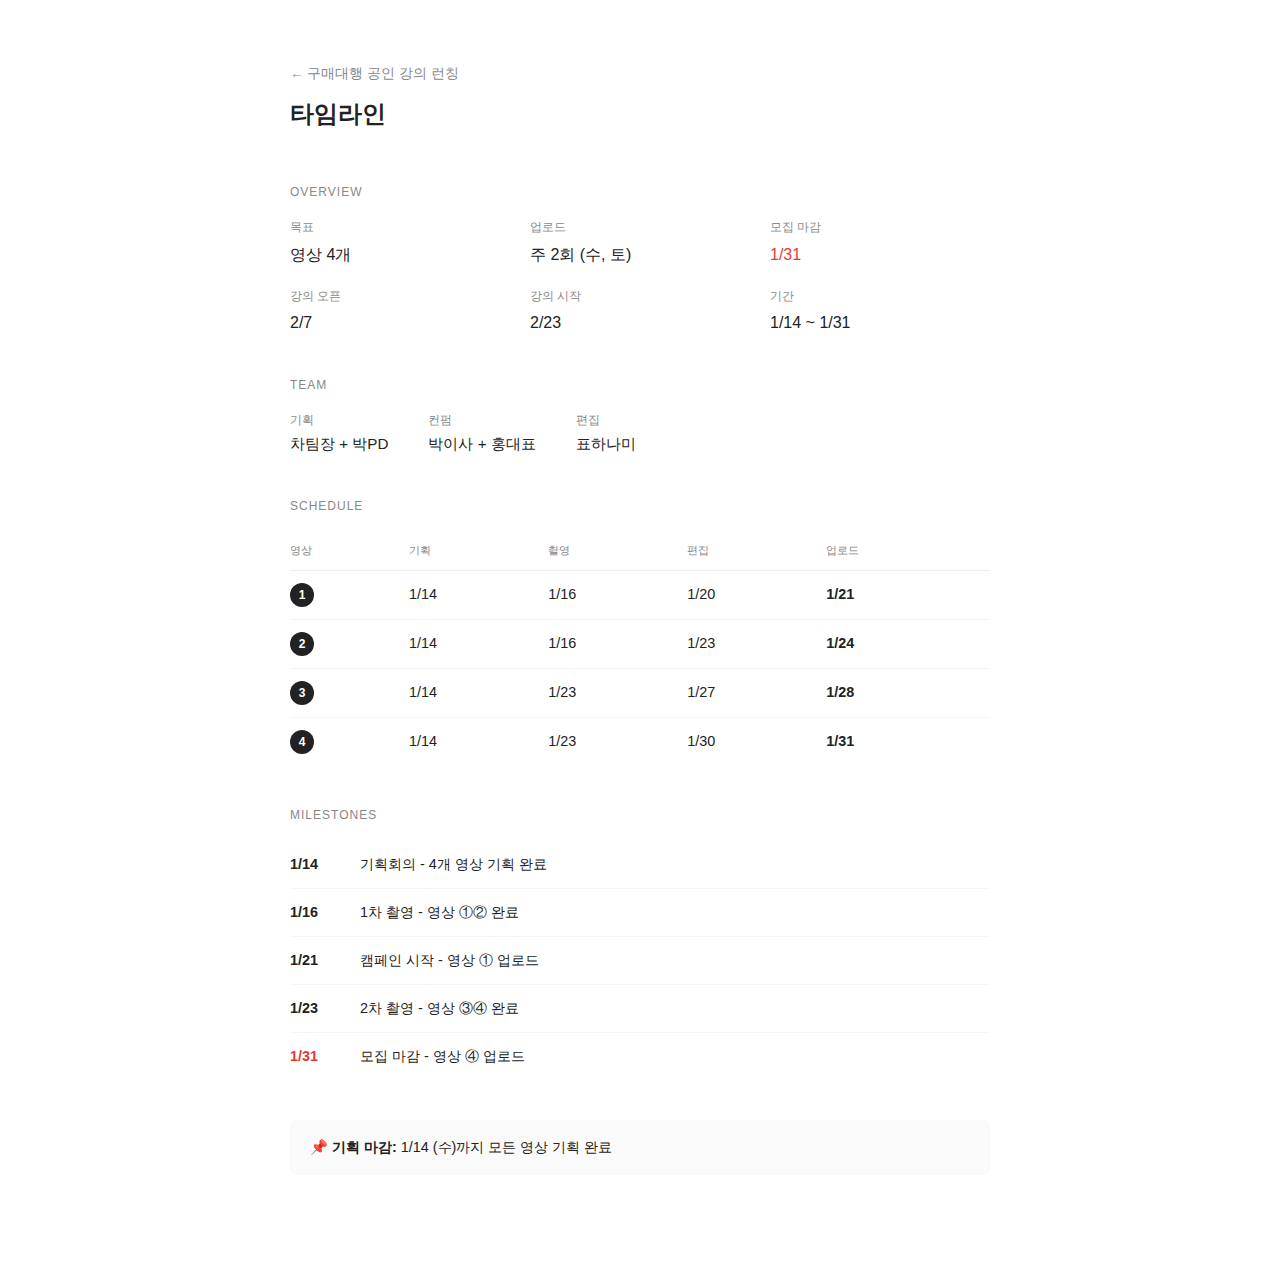
<file: projects/youtube-purchasing/timeline.html>
<!DOCTYPE html>
<html lang="ko">
<head>
  <meta charset="UTF-8">
  <meta name="viewport" content="width=device-width, initial-scale=1.0">
  <title>타임라인 | 구매대행 공인 강의 런칭</title>
  <link rel="stylesheet" href="../../css/style.css">
  <link rel="stylesheet" href="style.css">
</head>
<body>
  <div class="container">
    <header>
      <a href="index.html" class="back">← 구매대행 공인 강의 런칭</a>
      <h1>타임라인</h1>
    </header>
    
    <section>
      <h2>Overview</h2>
      <div class="overview">
        <div class="overview-item">
          <span class="label">목표</span>
          <span class="value">영상 4개</span>
        </div>
        <div class="overview-item">
          <span class="label">업로드</span>
          <span class="value">주 2회 (수, 토)</span>
        </div>
        <div class="overview-item accent">
          <span class="label">모집 마감</span>
          <span class="value">1/31</span>
        </div>
        <div class="overview-item">
          <span class="label">강의 오픈</span>
          <span class="value">2/7</span>
        </div>
        <div class="overview-item">
          <span class="label">강의 시작</span>
          <span class="value">2/23</span>
        </div>
        <div class="overview-item">
          <span class="label">기간</span>
          <span class="value">1/14 ~ 1/31</span>
        </div>
      </div>
    </section>
    
    <section>
      <h2>Team</h2>
      <div class="team">
        <div class="team-item">
          <span class="role">기획</span>
          <span class="name">차팀장 + 박PD</span>
        </div>
        <div class="team-item">
          <span class="role">컨펌</span>
          <span class="name">박이사 + 홍대표</span>
        </div>
        <div class="team-item">
          <span class="role">편집</span>
          <span class="name">표하나미</span>
        </div>
      </div>
    </section>
    
    <section>
      <h2>Schedule</h2>
      <table>
        <thead>
          <tr>
            <th>영상</th>
            <th>기획</th>
            <th>촬영</th>
            <th>편집</th>
            <th>업로드</th>
          </tr>
        </thead>
        <tbody>
          <tr>
            <td><span class="num">1</span></td>
            <td>1/14</td>
            <td>1/16</td>
            <td>1/20</td>
            <td class="bold">1/21</td>
          </tr>
          <tr>
            <td><span class="num">2</span></td>
            <td>1/14</td>
            <td>1/16</td>
            <td>1/23</td>
            <td class="bold">1/24</td>
          </tr>
          <tr>
            <td><span class="num">3</span></td>
            <td>1/14</td>
            <td>1/23</td>
            <td>1/27</td>
            <td class="bold">1/28</td>
          </tr>
          <tr>
            <td><span class="num">4</span></td>
            <td>1/14</td>
            <td>1/23</td>
            <td>1/30</td>
            <td class="bold">1/31</td>
          </tr>
        </tbody>
      </table>
    </section>
    
    <section>
      <h2>Milestones</h2>
      <div class="milestones">
        <div class="milestone">
          <span class="date">1/14</span>
          <span class="text">기획회의 - 4개 영상 기획 완료</span>
        </div>
        <div class="milestone">
          <span class="date">1/16</span>
          <span class="text">1차 촬영 - 영상 ①② 완료</span>
        </div>
        <div class="milestone">
          <span class="date">1/21</span>
          <span class="text">캠페인 시작 - 영상 ① 업로드</span>
        </div>
        <div class="milestone">
          <span class="date">1/23</span>
          <span class="text">2차 촬영 - 영상 ③④ 완료</span>
        </div>
        <div class="milestone accent">
          <span class="date">1/31</span>
          <span class="text">모집 마감 - 영상 ④ 업로드</span>
        </div>
      </div>
    </section>
    
    <section>
      <div class="notice">
        📌 <strong>기획 마감:</strong> 1/14 (수)까지 모든 영상 기획 완료
      </div>
    </section>
  </div>
</body>
</html>
</file>
<file: css/style.css>
* {
  margin: 0;
  padding: 0;
  box-sizing: border-box;
}

body {
  font-family: -apple-system, BlinkMacSystemFont, 'Segoe UI', sans-serif;
  background: #fff;
  color: #222;
  line-height: 1.6;
  padding: 60px;
}

.container {
  max-width: 600px;
  margin: 0 auto;
}

/* 헤더 */
header {
  margin-bottom: 50px;
}

header h1 {
  font-size: 1.5rem;
  font-weight: 600;
}

.back {
  display: inline-block;
  font-size: 0.85rem;
  color: #888;
  text-decoration: none;
  margin-bottom: 10px;
}

.back:hover {
  color: #222;
}

/* 네비게이션 */
nav {
  display: flex;
  flex-direction: column;
  gap: 12px;
}

nav a {
  display: block;
  font-size: 1rem;
  color: #222;
  text-decoration: none;
  padding: 20px 24px;
  border: 1px solid #eee;
  border-radius: 8px;
  transition: all 0.2s;
}

nav a:hover {
  border-color: #222;
}

/* 프로젝트 리스트 */
.project-list {
  list-style: none;
}

.project-list li {
  border-bottom: 1px solid #eee;
}

.project-list a {
  display: flex;
  justify-content: space-between;
  align-items: center;
  padding: 20px 0;
  text-decoration: none;
  color: #222;
}

.project-list a:hover {
  color: #666;
}

.project-list .title {
  font-size: 1rem;
}

.project-list .date {
  font-size: 0.85rem;
  color: #888;
}

/* 빈 상태 */
.empty {
  color: #888;
  font-size: 0.95rem;
}

/* 반응형 */
@media (max-width: 768px) {
  body {
    padding: 30px;
  }
}
</file>
<file: youtube-purchasing/style.css>
.container {
  max-width: 700px;
}

.subtitle {
  color: #888;
  font-size: 0.9rem;
  margin-top: 6px;
}

section {
  margin-bottom: 40px;
}

h2 {
  font-size: 0.75rem;
  font-weight: 500;
  color: #888;
  text-transform: uppercase;
  letter-spacing: 1px;
  margin-bottom: 16px;
}

/* Overview */
.overview {
  display: grid;
  grid-template-columns: repeat(3, 1fr);
  gap: 20px;
}

.overview-item {
  display: flex;
  flex-direction: column;
  gap: 4px;
}

.overview-item .label {
  font-size: 0.75rem;
  color: #888;
}

.overview-item .value {
  font-size: 1rem;
  font-weight: 500;
}

.overview-item.accent .value {
  color: #e53935;
}

/* Team */
.team {
  display: flex;
  gap: 40px;
}

.team-item {
  display: flex;
  flex-direction: column;
  gap: 2px;
}

.team-item .role {
  font-size: 0.75rem;
  color: #888;
}

.team-item .name {
  font-size: 0.95rem;
}

/* Table */
table {
  width: 100%;
  border-collapse: collapse;
  font-size: 0.9rem;
}

th {
  text-align: left;
  font-size: 0.7rem;
  font-weight: 500;
  color: #888;
  text-transform: uppercase;
  padding: 10px 0;
  border-bottom: 1px solid #eee;
}

td {
  padding: 12px 0;
  border-bottom: 1px solid #f5f5f5;
}

tr:last-child td {
  border-bottom: none;
}

.num {
  display: inline-block;
  width: 24px;
  height: 24px;
  border-radius: 50%;
  background: #222;
  color: #fff;
  text-align: center;
  line-height: 24px;
  font-size: 0.75rem;
  font-weight: 600;
}

.bold {
  font-weight: 600;
}

/* Milestones */
.milestones {
  display: flex;
  flex-direction: column;
}

.milestone {
  display: flex;
  gap: 20px;
  padding: 12px 0;
  border-bottom: 1px solid #f5f5f5;
  font-size: 0.9rem;
}

.milestone:last-child {
  border-bottom: none;
}

.milestone .date {
  font-weight: 600;
  min-width: 50px;
}

.milestone.accent .date {
  color: #e53935;
}

/* Notice */
.notice {
  background: #fafafa;
  padding: 16px 20px;
  border-radius: 6px;
  font-size: 0.9rem;
}

/* 반응형 */
@media (max-width: 768px) {
  .overview {
    grid-template-columns: repeat(2, 1fr);
  }
  
  .team {
    flex-direction: column;
    gap: 16px;
  }
}
</file>
<file: projects/youtube-purchasing/style.css>
.container {
  max-width: 700px;
}

.subtitle {
  color: #888;
  font-size: 0.9rem;
  margin-top: 6px;
}

section {
  margin-bottom: 40px;
}

h2 {
  font-size: 0.75rem;
  font-weight: 500;
  color: #888;
  text-transform: uppercase;
  letter-spacing: 1px;
  margin-bottom: 16px;
}

/* Overview */
.overview {
  display: grid;
  grid-template-columns: repeat(3, 1fr);
  gap: 20px;
}

.overview-item {
  display: flex;
  flex-direction: column;
  gap: 4px;
}

.overview-item .label {
  font-size: 0.75rem;
  color: #888;
}

.overview-item .value {
  font-size: 1rem;
  font-weight: 500;
}

.overview-item.accent .value {
  color: #e53935;
}

/* Team */
.team {
  display: flex;
  gap: 40px;
}

.team-item {
  display: flex;
  flex-direction: column;
  gap: 2px;
}

.team-item .role {
  font-size: 0.75rem;
  color: #888;
}

.team-item .name {
  font-size: 0.95rem;
}

/* Table */
table {
  width: 100%;
  border-collapse: collapse;
  font-size: 0.9rem;
}

th {
  text-align: left;
  font-size: 0.7rem;
  font-weight: 500;
  color: #888;
  text-transform: uppercase;
  padding: 10px 0;
  border-bottom: 1px solid #eee;
}

td {
  padding: 12px 0;
  border-bottom: 1px solid #f5f5f5;
}

tr:last-child td {
  border-bottom: none;
}

.num {
  display: inline-block;
  width: 24px;
  height: 24px;
  border-radius: 50%;
  background: #222;
  color: #fff;
  text-align: center;
  line-height: 24px;
  font-size: 0.75rem;
  font-weight: 600;
}

.bold {
  font-weight: 600;
}

/* Milestones */
.milestones {
  display: flex;
  flex-direction: column;
}

.milestone {
  display: flex;
  gap: 20px;
  padding: 12px 0;
  border-bottom: 1px solid #f5f5f5;
  font-size: 0.9rem;
}

.milestone:last-child {
  border-bottom: none;
}

.milestone .date {
  font-weight: 600;
  min-width: 50px;
}

.milestone.accent .date {
  color: #e53935;
}

/* Notice */
.notice {
  background: #fafafa;
  padding: 16px 20px;
  border-radius: 6px;
  font-size: 0.9rem;
}

/* 반응형 */
@media (max-width: 768px) {
  .overview {
    grid-template-columns: repeat(2, 1fr);
  }
  
  .team {
    flex-direction: column;
    gap: 16px;
  }
}
</file>
